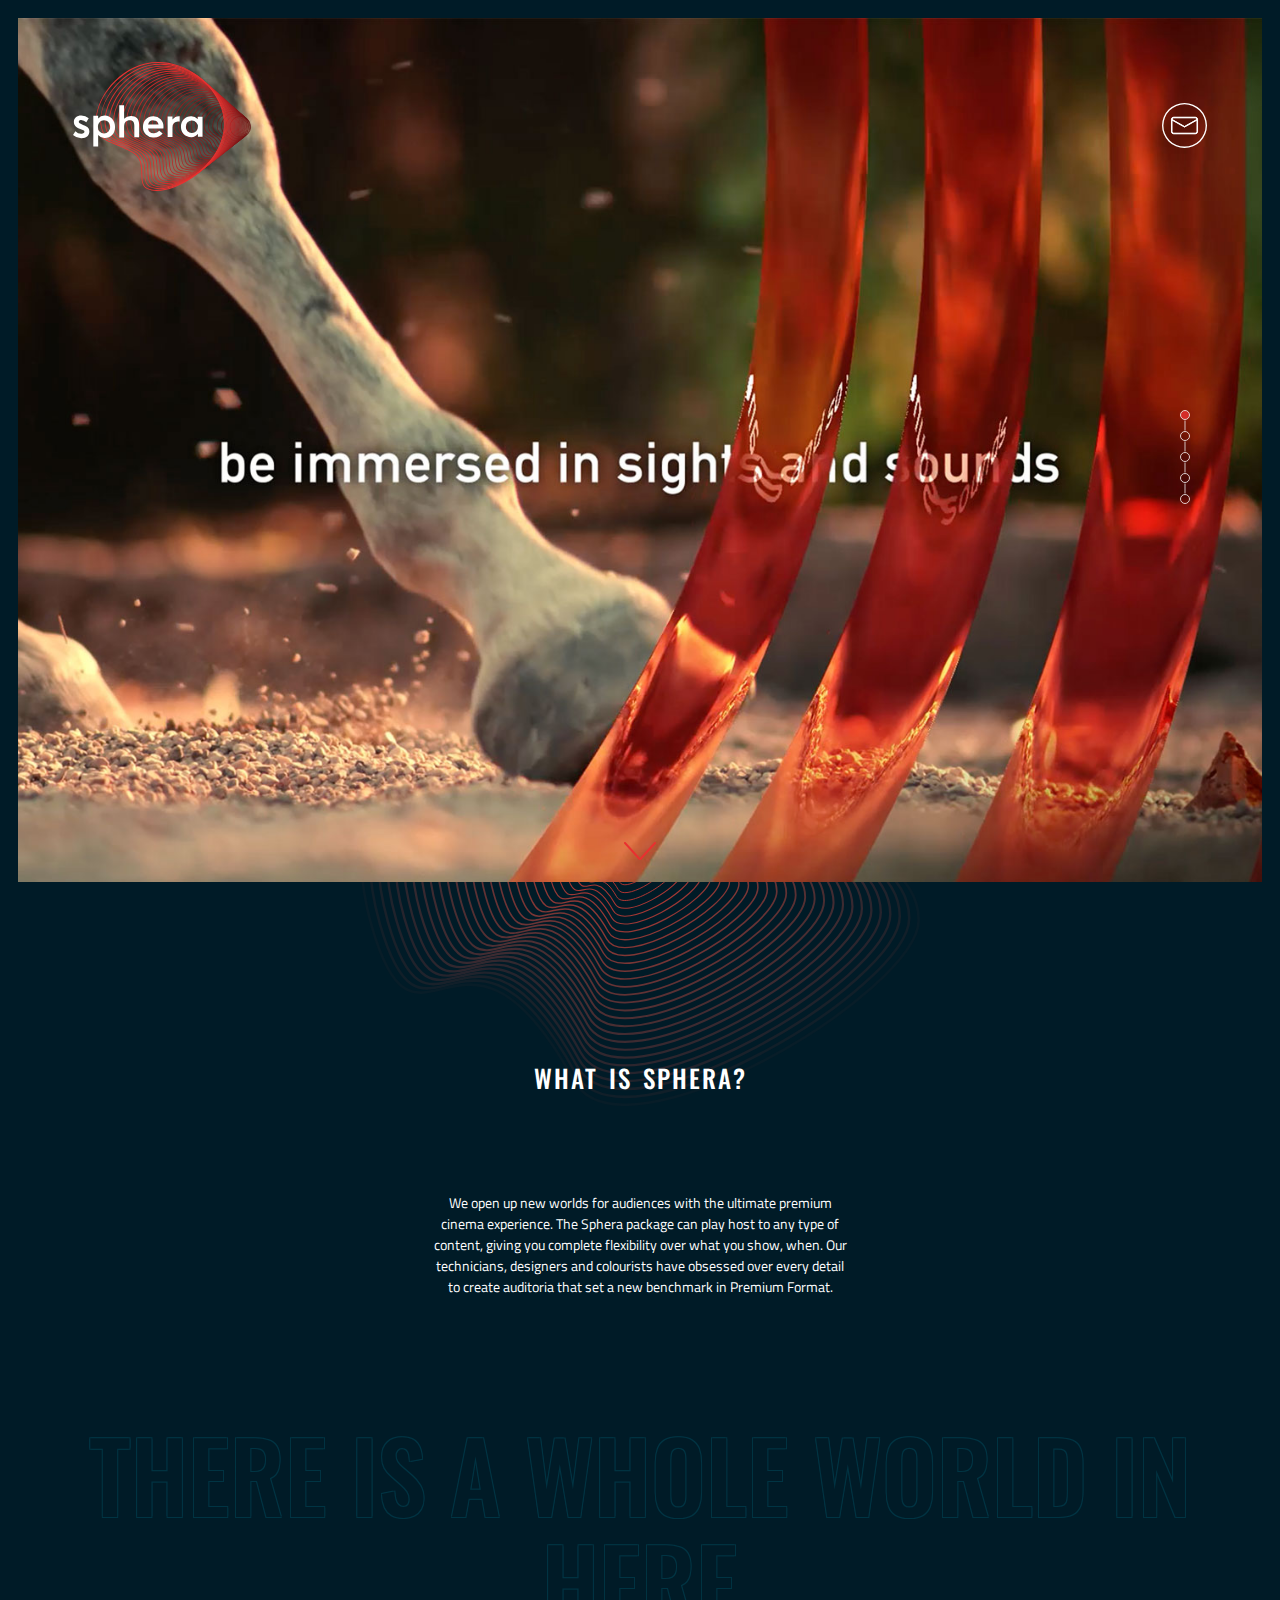
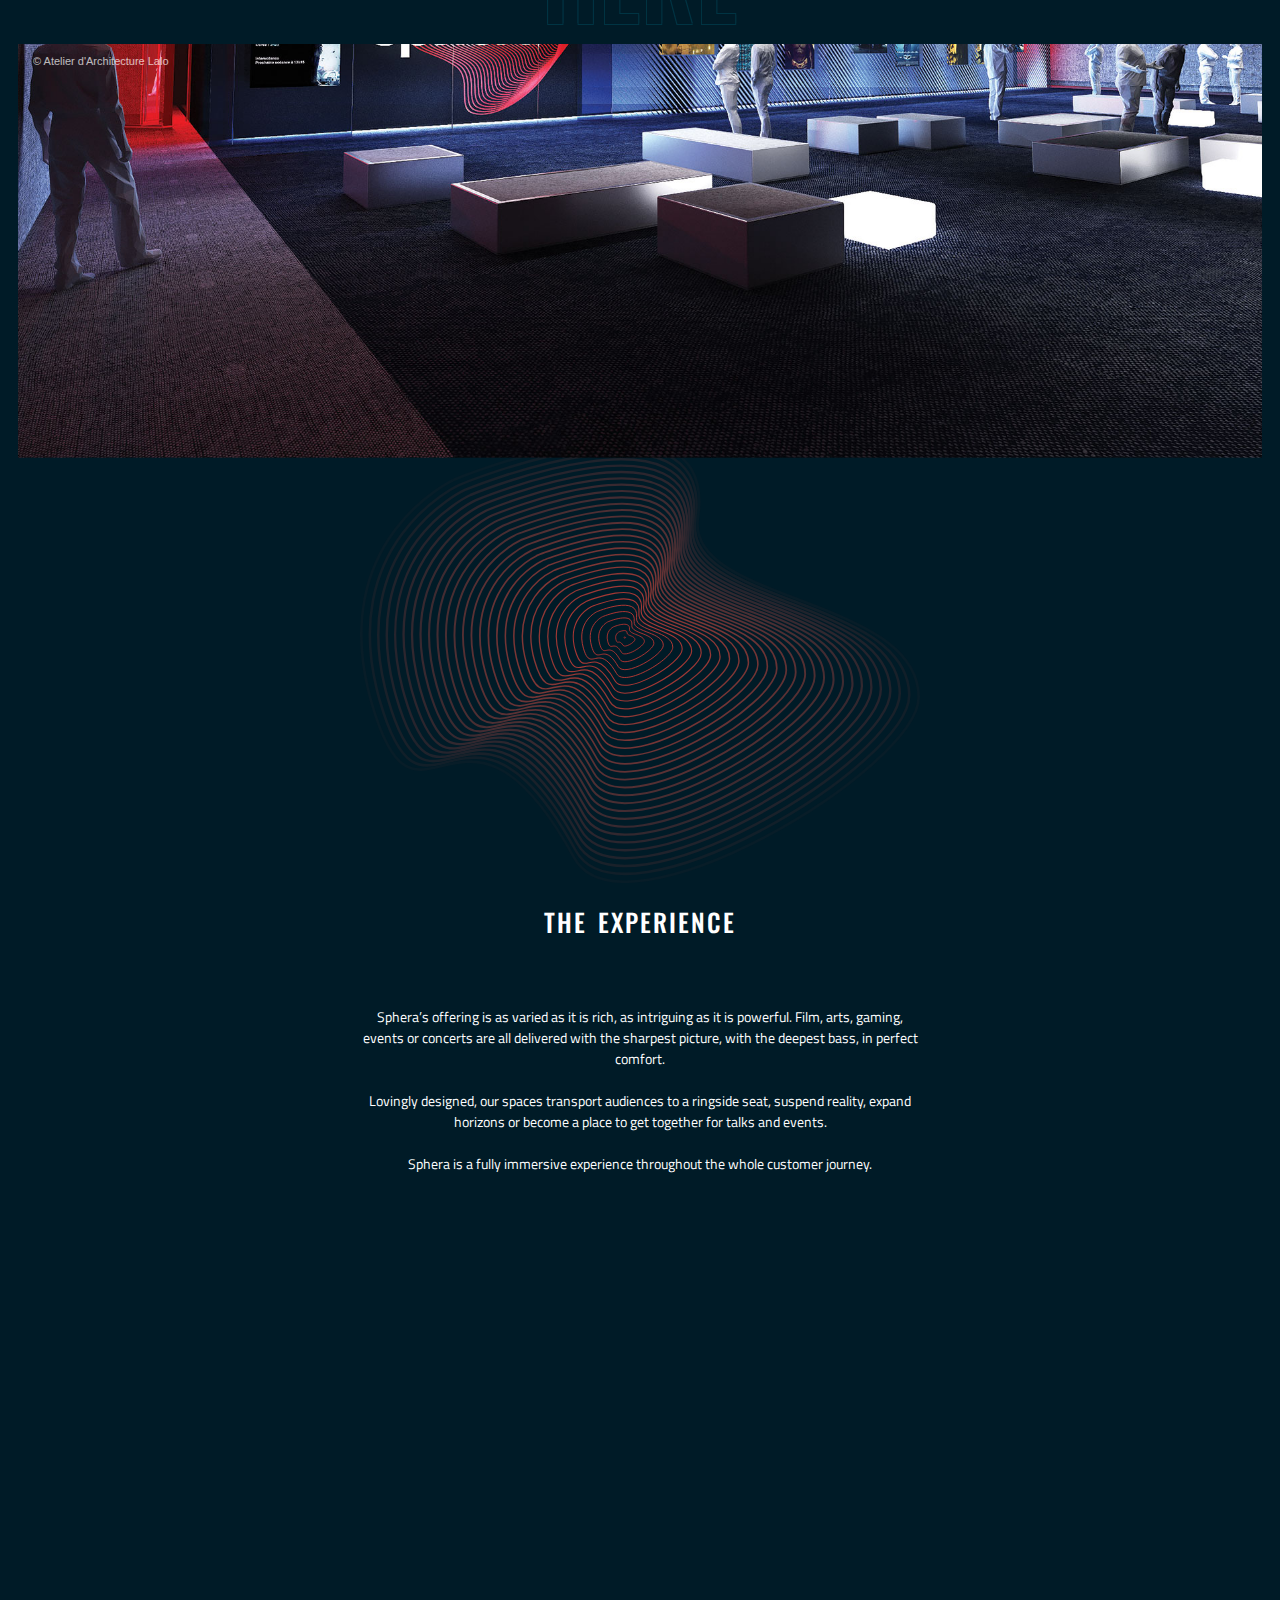
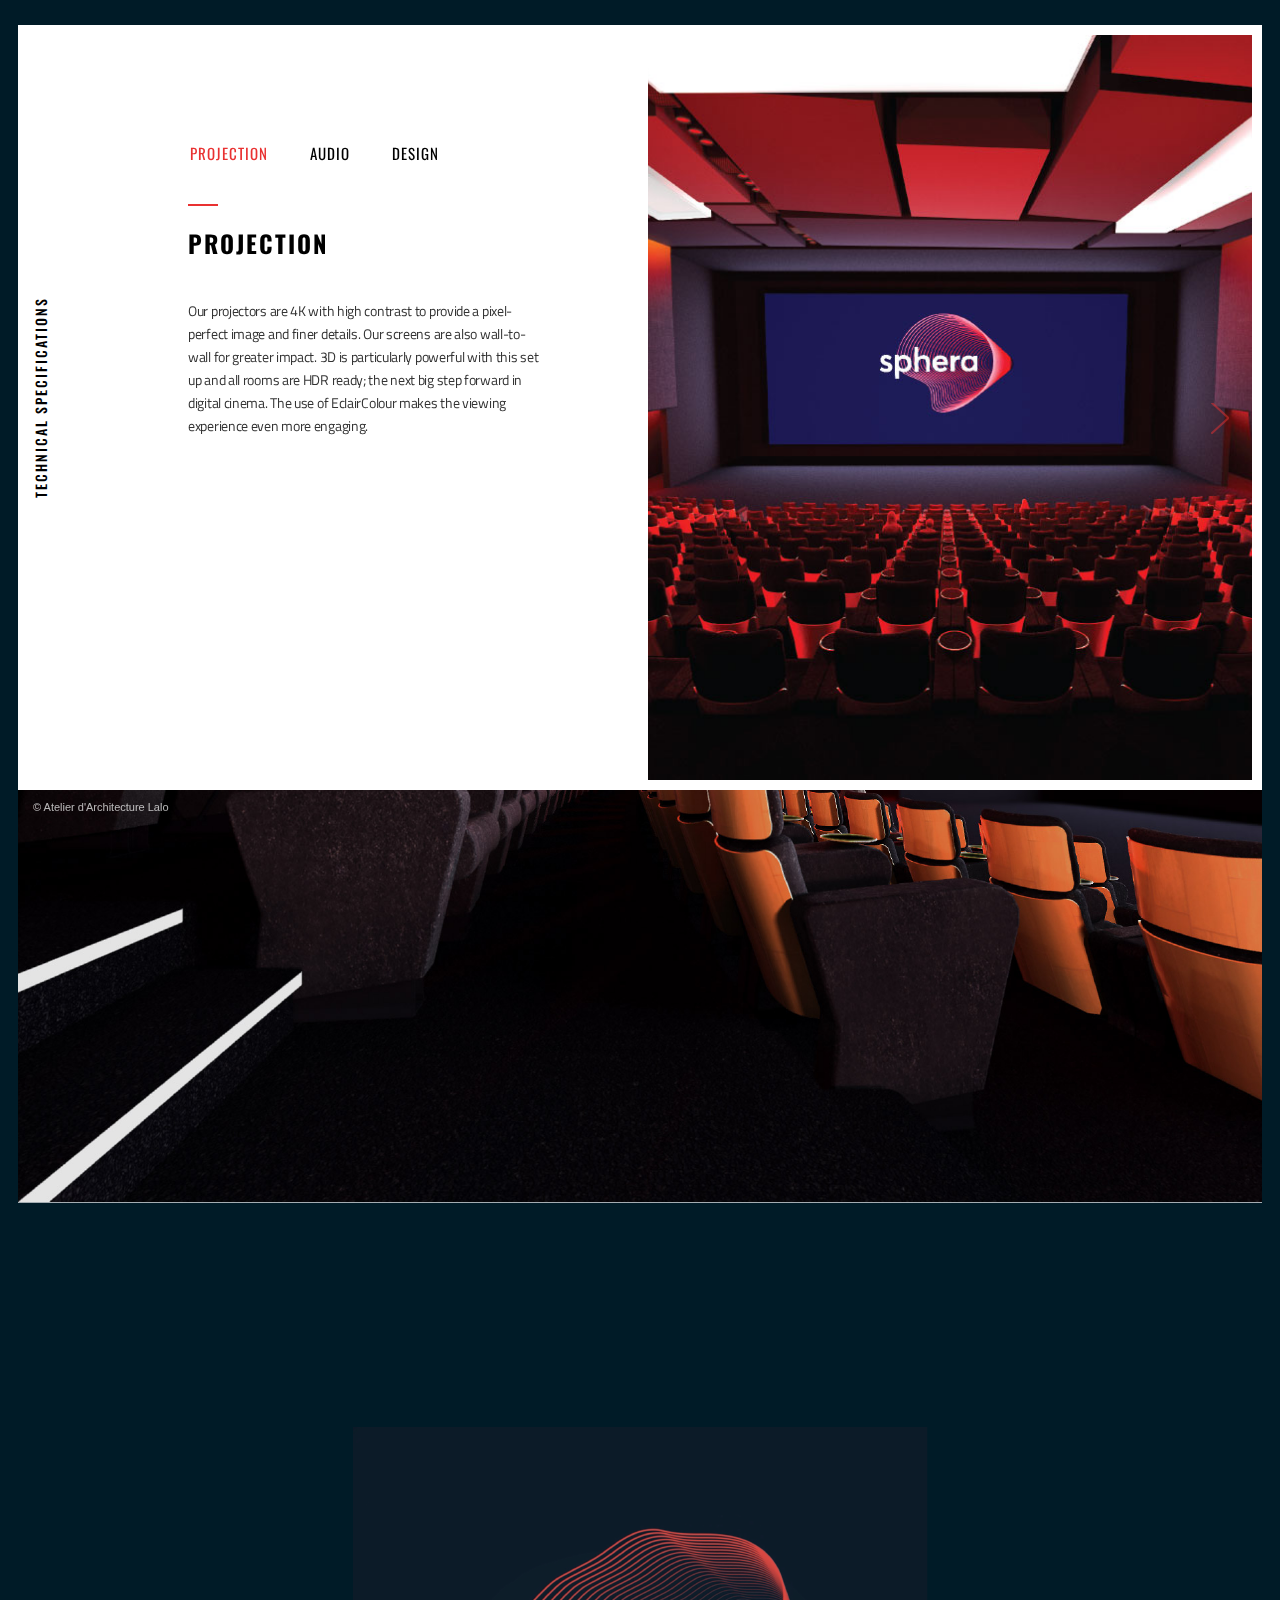
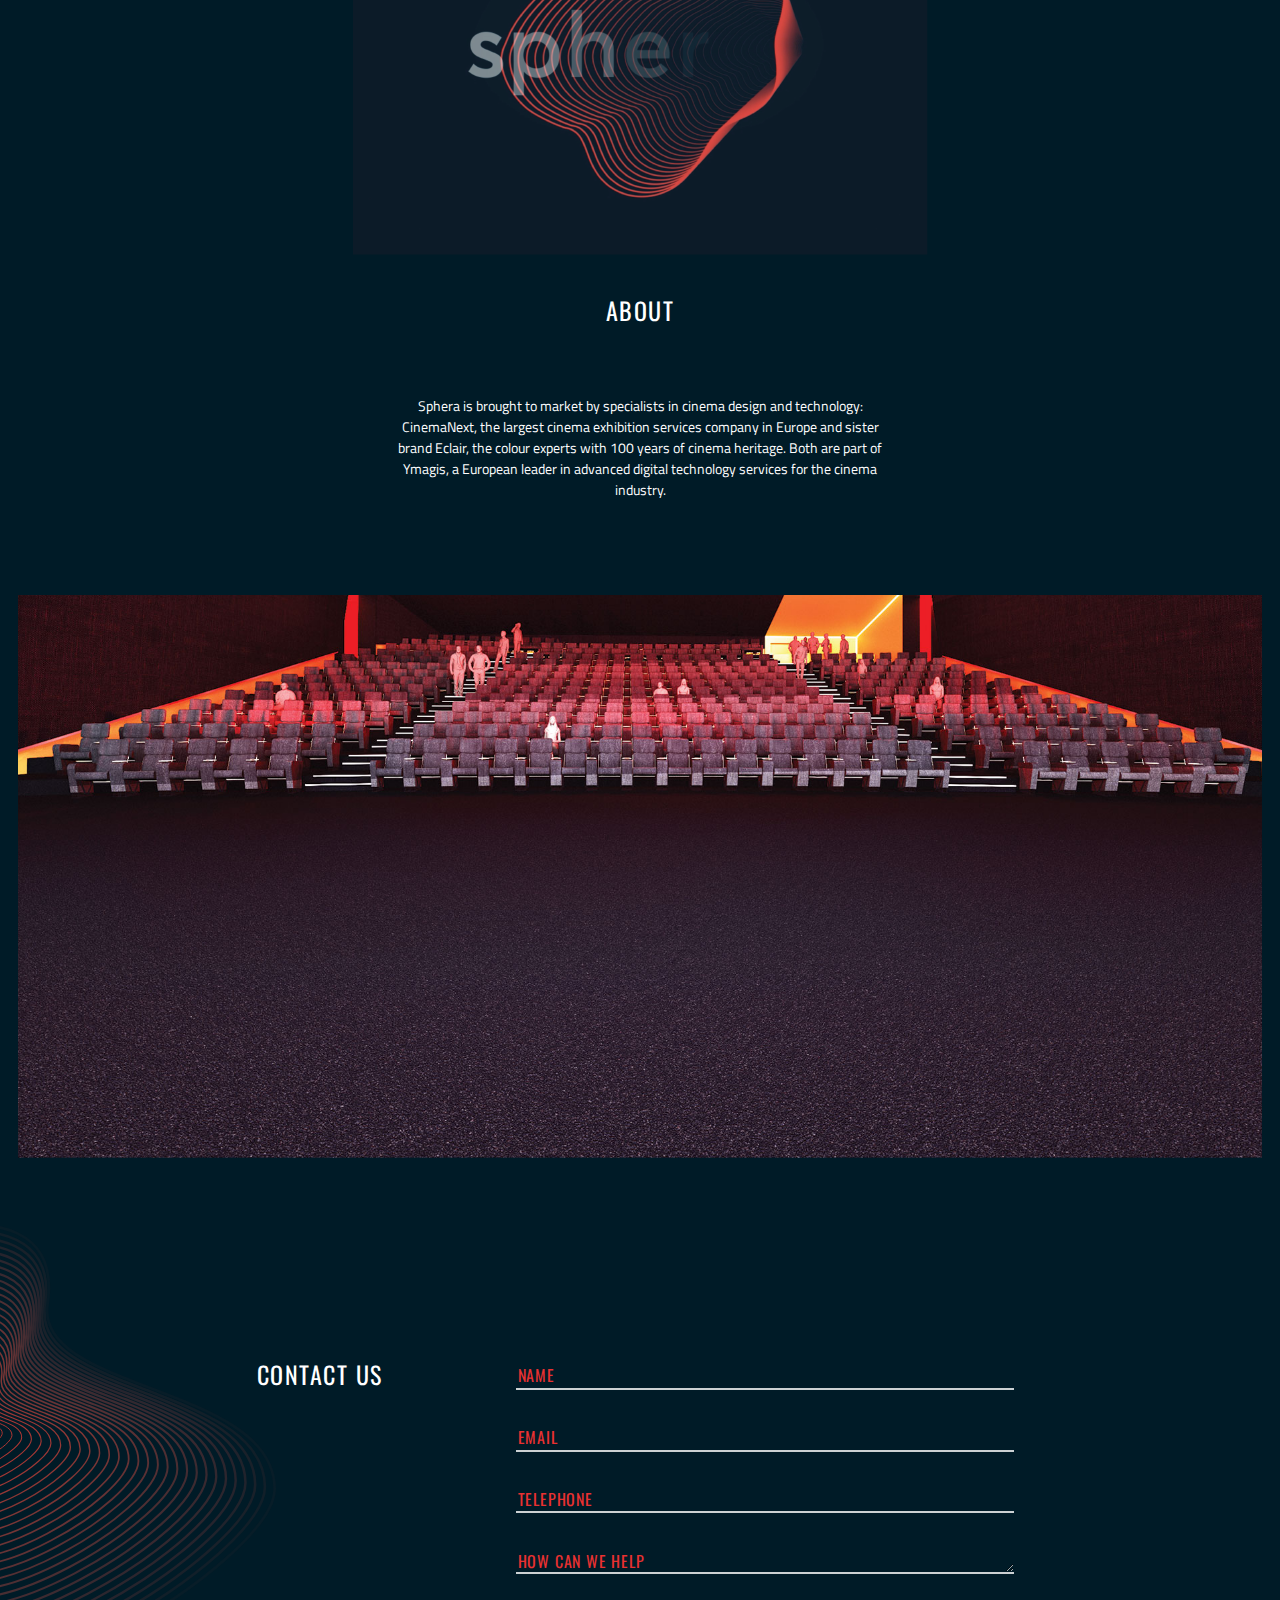
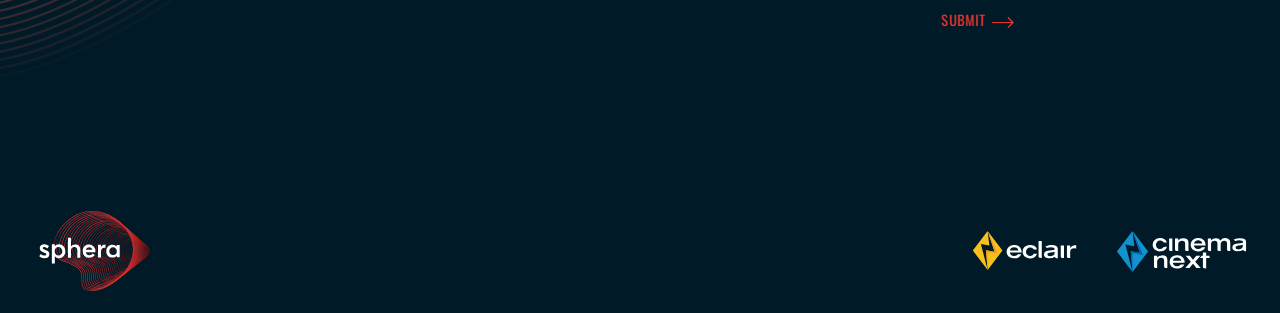
<file: index-new.html>
<!DOCTYPE html>
<html lang="en">
<head>
    <meta charset="UTF-8">
    <meta name="viewport" content="width=device-width, initial-scale=1, maximum-scale=1, user-scalable=0" />
    <title>Sphera | Home</title>
    <link href="https://fonts.googleapis.com/css?family=Oswald:400,700" rel="stylesheet">
    <link href="https://fonts.googleapis.com/css?family=Titillium+Web:300" rel="stylesheet">
    <link rel="stylesheet" href="css/vendors/bootstrap/bootstrap.min.css">
    <link rel="stylesheet" href="css/styles-new.css">
    <link rel="stylesheet" href="css/experiments-new.css">
</head>
<body>
    <section class="what-is">
        <a id="whatisScroll" class="scroll-anchors"></a>
        <div class="container">
            <div class="banner-div">
                <div class="banner-abs-pos">
                    <div class="banner-dv-holder">
                        <div class="banner-dv"></div>
                    </div>
                    <h2>There's a <br/>whole world <br/>in here</h2>
                </div>
                <header>
                    <div class="logo">
                        <svg id="spheraMainLogo" class="sphera-logo" xmlns="http://www.w3.org/2000/svg"
                             viewBox="0 0 133.33 96.47">
                            <defs>
                                <style>
                                    .cls-1{fill:#631011;}.cls-2{fill:#681312;}.cls-3{fill:#6c1211;}
                                    .cls-4{fill:#711211;}.cls-5{fill:#761414;}.cls-6{fill:#7a1516;}
                                    .cls-7{fill:#7f1717;}.cls-8{fill:#811718;}.cls-9{fill:#811818;}
                                    .cls-10{fill:#831919;}.cls-11{fill:#881b1b;}.cls-12{fill:#8c1c1c;}
                                    .cls-13{fill:#911c1d;}.cls-14{fill:#961e1e;}.cls-15{fill:#9a2020;}
                                    .cls-16{fill:#9f2021;}.cls-17{fill:#a32122;}.cls-18{fill:#a92123;}
                                    .cls-19{fill:#ad2324;}.cls-20{fill:#b12524;}.cls-21{fill:#b62725;}
                                    .cls-22{fill:#bb2827;}.cls-23{fill:#bf2928;}.cls-24{fill:#c42a29;}
                                    .cls-25{fill:#c82a2a;}.cls-26{fill:#ce2a2b;}.cls-27{fill:#d22b2b;}
                                    .cls-28{fill:#d62e2b;}.cls-29{fill:#db312d;}.cls-30{fill:#e0312e;}
                                    .cls-31{fill:#e33230;}.cls-32{fill:#e83332;}.cls-33{fill:#fff;}
                                </style>
                            </defs>
                            <title>sphera-svg-logo</title>
                            <path class="cls-1" d="M309.24,258.27a8,8,0,1,1,8-8A8,8,0,0,1,309.24,258.27Zm0-15.49a7.51,7.51,0,1,0,7.51,7.51A7.51,7.51,0,0,0,309.24,242.78Z" transform="translate(-183.9 -201.83)"/><path class="cls-2" d="M307.41,259.53H307c-2.26-.12-3.73-1.36-5.43-2.8l-0.11-.09a8.33,8.33,0,0,1-3.4-6.32,9.26,9.26,0,0,1,8.89-9.28h0a9.22,9.22,0,0,1,6.76,2.58,9.11,9.11,0,0,1,2.89,6.52A9.5,9.5,0,0,1,307.41,259.53Zm-0.46-18a8.77,8.77,0,0,0-8.43,8.78,7.88,7.88,0,0,0,3.23,6l0.11,0.09c1.63,1.38,3,2.57,5.14,2.68a8.59,8.59,0,0,0,6.34-2.51,8.75,8.75,0,0,0,2.75-6.38,8.63,8.63,0,0,0-2.74-6.18,8.76,8.76,0,0,0-6.41-2.44h0Z" transform="translate(-183.9 -201.83)"/><path class="cls-3" d="M305.49,260.8a7.6,7.6,0,0,1-.76,0c-1.86-.19-3-1.21-4.22-2.39-0.46-.43-0.93-0.87-1.47-1.3-2.47-2-4-3.79-4.2-6.74-0.29-5.25,4.29-10.19,9.8-10.57h0a10.67,10.67,0,0,1,7.85,2.8A10.63,10.63,0,0,1,305.49,260.8Zm-0.83-20.55c-5.25.36-9.62,5.06-9.34,10.05,0.15,2.78,1.59,4.45,4,6.39,0.55,0.44,1,.89,1.5,1.32,1.2,1.12,2.24,2.09,3.94,2.26a9.74,9.74,0,0,0,7.33-2.79,9.63,9.63,0,0,0,0-14.57,10.18,10.18,0,0,0-7.49-2.67h0Z" transform="translate(-183.9 -201.83)"/><path class="cls-4" d="M303.51,262.08a7.53,7.53,0,0,1-1-.07c-1.78-.25-2.77-1.35-3.81-2.51a14.61,14.61,0,0,0-2-2c-2.86-2.19-4.75-3.86-5-7.17-0.44-5.76,4.57-11.3,10.71-11.86h0a12,12,0,0,1,9,3,11.22,11.22,0,0,1-.1,17.33A12,12,0,0,1,303.51,262.08ZM302.37,239c-5.88.54-10.68,5.83-10.26,11.33,0.23,3.1,2,4.64,4.81,6.81a15.21,15.21,0,0,1,2.11,2.05c1,1.14,1.9,2.12,3.51,2.35,2.63,0.37,5.82-.8,8.32-3a10.73,10.73,0,0,0,.1-16.59,11.48,11.48,0,0,0-8.58-2.9h0Z" transform="translate(-183.9 -201.83)"/><path class="cls-5" d="M301.55,263.37a7.84,7.84,0,0,1-1.33-.11c-1.79-.31-2.68-1.49-3.62-2.74A11.51,11.51,0,0,0,294.2,258l-0.28-.21c-3.13-2.31-5.19-3.83-5.52-7.38-0.57-6.15,5-12.41,11.62-13.14h0a13.29,13.29,0,0,1,10.05,3.24,12.35,12.35,0,0,1-.16,19.38A13.27,13.27,0,0,1,301.55,263.37Zm-1.47-25.65c-6.4.7-11.73,6.71-11.18,12.6,0.31,3.32,2.19,4.72,5.32,7l0.28,0.21a12.08,12.08,0,0,1,2.5,2.66c0.91,1.22,1.7,2.27,3.3,2.55,2.84,0.49,6.4-.77,9.28-3.3a11.85,11.85,0,0,0,.17-18.63,12.78,12.78,0,0,0-9.67-3.12h0Z" transform="translate(-183.9 -201.83)"/><path class="cls-6" d="M299.52,264.65a7.9,7.9,0,0,1-1.56-.15c-1.84-.37-2.66-1.66-3.52-3a10.14,10.14,0,0,0-2.65-3.09l-1-.73c-3.13-2.22-5.19-3.68-5.58-7.28-0.71-6.64,5.26-13.52,12.53-14.43l0,0.25,0-.25a14.59,14.59,0,0,1,11.15,3.46,13.49,13.49,0,0,1-.24,21.45A14.8,14.8,0,0,1,299.52,264.65Zm-0.14-28.29a12.92,12.92,0,0,0-1.6.1c-7,.88-12.78,7.49-12.09,13.88,0.36,3.38,2.25,4.71,5.37,6.92l1,0.73a10.7,10.7,0,0,1,2.78,3.23c0.84,1.32,1.57,2.46,3.2,2.79,3,0.61,7-.78,10.23-3.53a13,13,0,0,0,.25-20.68A14.28,14.28,0,0,0,299.38,236.36Z" transform="translate(-183.9 -201.83)"/><path class="cls-7" d="M297.52,265.94a8.22,8.22,0,0,1-1.82-.19c-1.9-.43-2.67-1.83-3.48-3.32a9.49,9.49,0,0,0-2.86-3.59l-1.66-1.14c-3.19-2.16-5.29-3.59-5.74-7.29a13.47,13.47,0,0,1,3.36-10,16.21,16.21,0,0,1,10.08-5.74h0a15.89,15.89,0,0,1,12.24,3.68,15.46,15.46,0,0,1,5.75,11c0.21,4.53-2,9.09-6.08,12.51A16.14,16.14,0,0,1,297.52,265.94Zm-2-30.75c-7.5,1-13.82,8.4-13,15.15,0.42,3.47,2.34,4.77,5.52,6.93l1.67,1.15a10,10,0,0,1,3,3.76c0.78,1.44,1.46,2.68,3.14,3.06,3.2,0.73,7.59-.75,11.17-3.76,4-3.32,6.11-7.72,5.9-12.1a15,15,0,0,0-5.56-10.64,15.39,15.39,0,0,0-11.84-3.56h0Z" transform="translate(-183.9 -201.83)"/><path class="cls-8" d="M295.52,267.23a8.56,8.56,0,0,1-2.07-.24c-2-.49-2.7-2-3.46-3.63a9.18,9.18,0,0,0-3-4.08c-0.8-.55-1.53-1-2.25-1.49-3.28-2.13-5.45-3.54-6-7.36-1-7.5,6-15.77,14.36-17l0,0.25,0-.25a17.2,17.2,0,0,1,13.33,3.89,16.71,16.71,0,0,1,6.32,11.91c0.25,5-2.21,10-6.75,13.69C302.68,265.66,298.77,267.23,295.52,267.23Zm-0.1-33.47a15.16,15.16,0,0,0-2.23.16h0c-8.88,1.32-14.78,9.92-13.92,16.43,0.47,3.58,2.45,4.87,5.72,7,0.71,0.46,1.45.95,2.26,1.5a9.73,9.73,0,0,1,3.21,4.29c0.74,1.56,1.38,2.92,3.12,3.35,3.39,0.85,8.14-.72,12.11-4,4.42-3.63,6.81-8.47,6.57-13.27a16.2,16.2,0,0,0-6.13-11.54A17,17,0,0,0,295.42,233.76Z" transform="translate(-183.9 -201.83)"/><path class="cls-9" d="M293.52,268.53a8.91,8.91,0,0,1-2.31-.29c-2.06-.55-2.74-2.2-3.46-3.95a9.08,9.08,0,0,0-3.21-4.57c-1-.68-2-1.28-2.79-1.8-3.4-2.12-5.64-3.52-6.2-7.48-1-7.19,5.44-16.74,15.27-18.3h0a18.52,18.52,0,0,1,14.45,4.13,17.91,17.91,0,0,1,6.86,12.8c0.3,5.38-2.4,10.8-7.4,14.86C301.12,266.86,297,268.53,293.52,268.53Zm-2.62-35.87c-9.55,1.51-15.82,10.76-14.84,17.71,0.52,3.72,2.57,5,6,7.11,0.84,0.53,1.8,1.12,2.81,1.81a9.63,9.63,0,0,1,3.39,4.8c0.7,1.69,1.3,3.16,3.11,3.64,3.54,1,8.79-.74,13.06-4.21,4.87-4,7.5-9.21,7.21-14.43a17.4,17.4,0,0,0-6.67-12.42,18,18,0,0,0-14-4h0Z" transform="translate(-183.9 -201.83)"/><path class="cls-10" d="M291.44,269.81a9,9,0,0,1-2.48-.32c-2.14-.61-2.78-2.39-3.47-4.27s-1.34-3.69-3.36-5.05c-1.2-.81-2.33-1.48-3.32-2.08-3.53-2.12-5.86-3.52-6.47-7.62-0.58-3.89.83-8.31,3.88-12.15a20.27,20.27,0,0,1,12.3-7.44l0,0.26,0-.26a19.82,19.82,0,0,1,15.54,4.34,19.17,19.17,0,0,1,7.44,13.7c0.34,5.82-2.61,11.67-8.09,16.05C299.58,268,295.07,269.81,291.44,269.81ZM288.6,231.4a19.74,19.74,0,0,0-12,7.24c-2.92,3.67-4.33,8.05-3.78,11.74,0.58,3.86,2.7,5.14,6.22,7.25,1,0.6,2.13,1.28,3.34,2.09,2.16,1.45,2.9,3.5,3.56,5.31s1.24,3.41,3.12,3.95c3.72,1.07,9.34-.71,14-4.42,5.34-4.27,8.22-10,7.89-15.61a18.65,18.65,0,0,0-7.24-13.32,19.3,19.3,0,0,0-15.13-4.23h0Z" transform="translate(-183.9 -201.83)"/><path class="cls-11" d="M289.42,271.1a9.38,9.38,0,0,1-2.71-.37c-2.23-.67-2.84-2.58-3.49-4.6s-1.31-4.07-3.51-5.53c-1.4-.93-2.69-1.68-3.83-2.34-3.67-2.12-6.09-3.53-6.76-7.79-0.63-4,.88-8.83,4.06-12.87a21.62,21.62,0,0,1,13-8,21.13,21.13,0,0,1,16.63,4.56,20.43,20.43,0,0,1,8,14.61c0.37,6.26-2.83,12.55-8.78,17.25C298,269.24,293.24,271.1,289.42,271.1Zm-3.16-41.23,0,0.26c-8.76,1.51-18.14,10.89-16.66,20.26,0.63,4,2.84,5.29,6.5,7.41,1.15,0.66,2.45,1.42,3.86,2.35,2.35,1.57,3.08,3.82,3.72,5.81s1.18,3.66,3.14,4.25c3.91,1.18,9.89-.68,14.89-4.62,5.82-4.59,8.94-10.72,8.58-16.8a19.9,19.9,0,0,0-7.81-14.22,20.59,20.59,0,0,0-16.21-4.45Z" transform="translate(-183.9 -201.83)"/><path class="cls-12" d="M287.4,272.4a9.75,9.75,0,0,1-2.94-.42c-2.31-.73-2.9-2.77-3.51-4.93s-1.27-4.44-3.65-6c-1.59-1-3-1.86-4.33-2.58-3.81-2.14-6.33-3.55-7.06-8-1.37-8.33,6.36-20.07,18-22.16h0a22.43,22.43,0,0,1,17.72,4.77,21.69,21.69,0,0,1,8.58,15.51c0.41,6.7-3,13.42-9.48,18.44C296.4,270.45,291.4,272.4,287.4,272.4Zm0.09-43.84a19.69,19.69,0,0,0-3.47.31h0c-11.36,2-18.91,13.45-17.58,21.54,0.69,4.17,3,5.46,6.79,7.59,1.29,0.72,2.76,1.54,4.36,2.6,2.54,1.68,3.25,4.14,3.87,6.31s1.12,3.92,3.16,4.56c4.09,1.3,10.44-.64,15.8-4.82,6.29-4.91,9.67-11.47,9.27-18a21.16,21.16,0,0,0-8.38-15.12A22.47,22.47,0,0,0,287.48,228.56Z" transform="translate(-183.9 -201.83)"/><path class="cls-13" d="M285.37,273.69a10.11,10.11,0,0,1-3.17-.47c-2.4-.79-3-3-3.54-5.26s-1.23-4.81-3.79-6.48c-1.77-1.16-3.39-2-4.81-2.81-4-2.15-6.58-3.57-7.37-8.17-1.5-8.76,6.61-21.17,18.92-23.44h0a23.73,23.73,0,0,1,18.81,5,23,23,0,0,1,9.16,16.42c0.45,7.14-3.26,14.3-10.18,19.64C294.81,271.66,289.56,273.69,285.37,273.69Zm-3.66-46.09c-12,2.22-19.95,14.3-18.49,22.82,0.74,4.33,3.13,5.63,7.09,7.78,1.43,0.78,3.06,1.66,4.85,2.83,2.73,1.78,3.41,4.45,4,6.8s1.07,4.18,3.19,4.88c4.27,1.41,11-.61,16.7-5,6.77-5.23,10.41-12.22,10-19.18a22.42,22.42,0,0,0-9-16,23.19,23.19,0,0,0-18.38-4.88h0Z" transform="translate(-183.9 -201.83)"/><path class="cls-14" d="M283.35,275a10.48,10.48,0,0,1-3.39-.52c-2.5-.85-3-3.15-3.58-5.59s-1.19-5.18-3.92-7c-1.95-1.26-3.71-2.19-5.27-3-4.14-2.18-6.87-3.62-7.71-8.39-1.62-9.19,6.86-22.27,19.84-24.73l0.05,0.27-0.05-.27a25,25,0,0,1,19.9,5.2c5.78,4.49,9.33,10.81,9.73,17.32,0.49,7.59-3.48,15.19-10.88,20.85C293.21,272.87,287.72,275,283.35,275Zm-3.93-48.65a25.13,25.13,0,0,0-14.92,9.48c-3.6,4.69-5.27,10.15-4.48,14.61s3.29,5.82,7.43,8c1.57,0.82,3.34,1.76,5.31,3,2.92,1.9,3.57,4.76,4.15,7.29s1,4.44,3.23,5.2c4.45,1.52,11.52-.57,17.6-5.22,7.26-5.55,11.15-13,10.67-20.38-0.39-6.36-3.86-12.53-9.52-16.93a24.49,24.49,0,0,0-19.46-5.09h0Z" transform="translate(-183.9 -201.83)"/><path class="cls-15" d="M281.32,276.28a10.86,10.86,0,0,1-3.61-.56c-2.59-.91-3.09-3.35-3.62-5.92s-1.14-5.55-4-7.43a65.36,65.36,0,0,0-5.75-3.22c-4.29-2.2-7.13-3.66-8-8.6s0.91-10.7,4.76-15.76a27,27,0,0,1,16-10.25l0.05,0.27-0.05-.27a26.33,26.33,0,0,1,21,5.41c6.12,4.73,9.87,11.37,10.31,18.23,0.52,7.91-3.81,16.16-11.59,22.05C291.62,274.08,285.88,276.28,281.32,276.28Zm-4.2-51.21a26.47,26.47,0,0,0-15.66,10c-3.77,4.94-5.51,10.68-4.66,15.33s3.44,6,7.74,8.21a65.9,65.9,0,0,1,5.79,3.25c3.1,2,3.73,5.07,4.29,7.78,0.52,2.52,1,4.7,3.26,5.51,4.63,1.64,12.06-.54,18.5-5.42,7.63-5.78,11.88-13.85,11.37-21.58-0.42-6.7-4.1-13.2-10.1-17.83a25.78,25.78,0,0,0-20.54-5.31h0Z" transform="translate(-183.9 -201.83)"/><path class="cls-16" d="M279.29,277.57a11.24,11.24,0,0,1-3.83-.61c-2.68-1-3.15-3.54-3.66-6.26s-1.09-5.92-4.18-7.9a65.29,65.29,0,0,0-6.22-3.43c-4.45-2.23-7.4-3.7-8.35-8.82S254,239.4,258,234.07a28.38,28.38,0,0,1,16.73-10.81,27.64,27.64,0,0,1,22.07,5.62c6.45,5,10.42,11.93,10.88,19.13,0.56,8.35-4,17-12.3,23.26C290,275.3,284,277.57,279.29,277.57Zm-4.52-54,0.05,0.27a27.82,27.82,0,0,0-16.39,10.6c-3.93,5.2-5.74,11.2-4.84,16.05s3.6,6.19,8.05,8.42a65.71,65.71,0,0,1,6.27,3.46c3.29,2.11,3.89,5.38,4.42,8.27,0.49,2.67.92,5,3.3,5.83,4.81,1.75,12.6-.51,19.39-5.61,8.11-6.1,12.63-14.61,12.08-22.78-0.46-7-4.34-13.87-10.67-18.73a27.08,27.08,0,0,0-21.62-5.52Z" transform="translate(-183.9 -201.83)"/><path class="cls-17" d="M277.26,278.87a11.61,11.61,0,0,1-4.05-.66c-2.77-1-3.22-3.73-3.69-6.59s-1-6.3-4.3-8.37a65.36,65.36,0,0,0-6.69-3.63c-4.62-2.25-7.67-3.74-8.68-9s0.92-11.63,5.12-17.21A29.73,29.73,0,0,1,272.42,222l0.06,0.27-0.06-.27a28.94,28.94,0,0,1,23.16,5.84c6.79,5.19,11,12.49,11.46,20,0.6,8.8-4.27,17.94-13,24.46C288.42,276.51,282.19,278.87,277.26,278.87ZM277.55,222a25.35,25.35,0,0,0-5,.5c-11.91,2.4-24.47,15.76-22.14,27.93,1,5,3.75,6.38,8.37,8.64a65.87,65.87,0,0,1,6.75,3.66c3.47,2.21,4,5.69,4.56,8.76,0.47,2.81.87,5.23,3.34,6.16,5,1.86,13.14-.47,20.28-5.8,8.59-6.41,13.38-15.37,12.79-24-0.49-7.38-4.58-14.54-11.24-19.63A29.3,29.3,0,0,0,277.55,222Z" transform="translate(-183.9 -201.83)"/><path class="cls-18" d="M275.23,280.16a12,12,0,0,1-4.27-.71c-2.87-1.09-3.29-3.93-3.74-6.92s-1-6.67-4.43-8.85a65.78,65.78,0,0,0-7.16-3.83c-4.78-2.28-7.94-3.79-9-9.26-2.12-10.87,8.31-26.78,23.5-29.87h0c8.14-1.69,17,.51,24.21,6s11.54,13.08,12.07,21c0.63,9.24-4.5,18.83-13.73,25.67C286.82,277.72,280.34,280.16,275.23,280.16Zm0.36-59.43a26.38,26.38,0,0,0-5.35.54h0c-14.89,3-25.13,18.59-23.05,29.21,1,5.19,3.91,6.57,8.7,8.86a66.25,66.25,0,0,1,7.22,3.86c3.66,2.32,4.2,6,4.69,9.24,0.44,3,.82,5.5,3.38,6.48,5.16,2,13.67-.44,21.17-6,9.08-6.72,14.12-16.14,13.5-25.18-0.51-7.63-4.94-15.32-11.85-20.57A30.6,30.6,0,0,0,275.59,220.73Z" transform="translate(-183.9 -201.83)"/><path class="cls-19" d="M273.2,281.46a12.37,12.37,0,0,1-4.49-.76c-3-1.15-3.36-4.12-3.78-7.26-0.44-3.3-.94-7-4.56-9.32a66.28,66.28,0,0,0-7.62-4c-4.95-2.31-8.22-3.84-9.34-9.49-2.25-11.29,8.58-27.89,24.41-31.16,8.49-1.78,17.71.49,25.29,6.23,7.37,5.58,12.09,13.76,12.65,21.89,0.67,9.68-4.73,19.73-14.45,26.88C285.22,278.93,278.5,281.46,273.2,281.46Zm0.4-62a27.52,27.52,0,0,0-5.66.58h0c-15.53,3.21-26.16,19.45-24,30.49,1.07,5.37,4.06,6.77,9,9.09a66.75,66.75,0,0,1,7.69,4.06c3.84,2.42,4.36,6.3,4.82,9.73,0.41,3.1.77,5.77,3.42,6.8,5.34,2.08,14.21-.4,22.06-6.18,9.56-7,14.88-16.9,14.22-26.38-0.54-8-5.18-16-12.42-21.47A32,32,0,0,0,273.6,219.43Z" transform="translate(-183.9 -201.83)"/><path class="cls-20" d="M271.17,282.75a12.76,12.76,0,0,1-4.7-.81c-3.06-1.21-3.43-4.31-3.82-7.59-0.42-3.47-.89-7.41-4.68-9.79a67,67,0,0,0-8.09-4.22c-5.11-2.35-8.49-3.89-9.67-9.72-2.37-11.72,8.85-29,25.32-32.44,8.84-1.88,18.46.47,26.38,6.44,7.7,5.8,12.64,14.32,13.22,22.79,0.71,10.12-5,20.62-15.17,28.09C283.62,280.15,276.65,282.75,271.17,282.75Zm0.44-64.63a28.65,28.65,0,0,0-6,.62h0c-16.18,3.39-27.2,20.3-24.88,31.77,1.12,5.54,4.22,7,9.35,9.31a67.4,67.4,0,0,1,8.15,4.25c4,2.53,4.51,6.61,4.95,10.21,0.39,3.24.73,6,3.46,7.13,5.52,2.19,14.74-.37,22.94-6.37,10-7.35,15.63-17.66,14.93-27.59-0.57-8.3-5.43-16.66-13-22.37A33.34,33.34,0,0,0,271.61,218.12Z" transform="translate(-183.9 -201.83)"/><path class="cls-21" d="M269.14,284.05a13.14,13.14,0,0,1-4.92-.86c-3.15-1.27-3.5-4.5-3.87-7.93-0.39-3.65-.84-7.78-4.81-10.26a67.73,67.73,0,0,0-8.55-4.4c-5.28-2.38-8.77-3.95-10-10-2.5-12.14,9.12-30.09,26.24-33.73h0c9.2-2,19.21.45,27.47,6.66,8,6,13.18,14.89,13.8,23.69,0.75,10.57-5.19,21.52-15.89,29.3C282,281.36,274.8,284,269.14,284.05Zm0.48-67.23a29.78,29.78,0,0,0-6.27.66h0a34.46,34.46,0,0,0-20.07,13.39c-4.78,6.48-6.92,13.83-5.72,19.65s4.38,7.16,9.68,9.55a68.19,68.19,0,0,1,8.62,4.44c4.21,2.63,4.67,6.91,5.08,10.69,0.37,3.38.68,6.31,3.51,7.45,5.7,2.3,15.27-.33,23.83-6.56,10.54-7.66,16.39-18.43,15.65-28.79-0.6-8.64-5.67-17.34-13.57-23.27A34.71,34.71,0,0,0,269.62,216.82Z" transform="translate(-183.9 -201.83)"/><path class="cls-22" d="M267.09,285.34a13.56,13.56,0,0,1-5.13-.9c-3.24-1.34-3.57-4.7-3.91-8.26-0.37-3.82-.79-8.15-4.93-10.73a68.57,68.57,0,0,0-9-4.59c-5.45-2.41-9.05-4-10.35-10.2-2.62-12.57,9.39-31.2,27.15-35,9.55-2.08,20,.43,28.56,6.87,8.35,6.26,13.73,15.46,14.37,24.6,0.79,11-5.41,22.39-16.56,30.47C280.44,282.55,273,285.34,267.09,285.34Zm0.54-69.83a30.92,30.92,0,0,0-6.58.7h0a35.81,35.81,0,0,0-20.8,14c-5,6.74-7.16,14.35-5.9,20.37s4.72,7.44,10,9.78a69.06,69.06,0,0,1,9.08,4.63c4.39,2.73,4.82,7.22,5.2,11.17,0.34,3.53.64,6.57,3.55,7.78,5.89,2.41,15.84-.32,24.75-6.78,11-8,17.1-19.17,16.32-30-0.63-9-5.92-18-14.14-24.17A36.08,36.08,0,0,0,267.63,215.51Z" transform="translate(-183.9 -201.83)"/><path class="cls-23" d="M265.06,286.64a14,14,0,0,1-5.34-1c-3.34-1.4-3.64-4.9-4-8.6-0.34-4-.73-8.52-5.05-11.2a69.48,69.48,0,0,0-9.46-4.78c-5.62-2.45-9.34-4.06-10.68-10.43s1-14.43,6.18-21.56a37.76,37.76,0,0,1,21.89-14.74h0c9.9-2.18,20.71.41,29.65,7.09,8.68,6.49,14.27,16,14.95,25.5,0.83,11.44-5.64,23.29-17.29,31.69C278.83,283.77,271.11,286.64,265.06,286.64Zm0.58-72.43a32.07,32.07,0,0,0-6.88.74h0a37.16,37.16,0,0,0-21.54,14.51c-5.12,7-7.39,14.88-6.08,21.09s4.89,7.64,10.34,10a70,70,0,0,1,9.54,4.82c4.57,2.84,5,7.52,5.33,11.65,0.32,3.67.59,6.85,3.6,8.1,6.06,2.52,16.37-.28,25.63-7,11.49-8.28,17.86-19.93,17-31.17-0.66-9.31-6.16-18.68-14.71-25.07A37.45,37.45,0,0,0,265.64,214.21Z" transform="translate(-183.9 -201.83)"/><path class="cls-24" d="M263,287.93a14.32,14.32,0,0,1-5.56-1c-3.43-1.46-3.71-5.09-4-8.93-0.32-4.17-.68-8.89-5.17-11.67a70.5,70.5,0,0,0-9.92-5c-5.79-2.48-9.62-4.12-11-10.68s1-14.9,6.36-22.28c5.7-7.82,14-13.4,22.63-15.3,10.25-2.27,21.46.39,30.73,7.3,9,6.72,14.81,16.59,15.52,26.41,0.86,11.89-5.87,24.19-18,32.91C277.22,285,269.26,287.93,263,287.93Zm0.62-75a33.21,33.21,0,0,0-7.19.78h0c-8.54,1.88-16.65,7.37-22.27,15.07-5.29,7.25-7.63,15.4-6.25,21.81,1.34,6.25,5.05,7.84,10.68,10.25a71,71,0,0,1,10,5c4.75,2.94,5.13,7.82,5.46,12.13,0.29,3.82.55,7.12,3.64,8.43,6.24,2.63,16.89-.25,26.51-7.15,12-8.6,18.62-20.7,17.77-32.38-0.69-9.65-6.41-19.36-15.28-26A38.83,38.83,0,0,0,263.65,212.91Z" transform="translate(-183.9 -201.83)"/><path class="cls-25" d="M261,289.23a14.71,14.71,0,0,1-5.77-1c-3.53-1.51-3.78-5.28-4.05-9.27-0.29-4.34-.63-9.26-5.3-12.14a71.53,71.53,0,0,0-10.38-5.14c-6-2.52-9.9-4.18-11.36-10.92s1-15.36,6.53-23c5.89-8.09,14.4-13.88,23.36-15.87,10.61-2.37,22.21.37,31.82,7.52,9.34,6.94,15.36,17.15,16.09,27.31,0.9,12.33-6.11,25.09-18.75,34.12C275.61,286.2,267.41,289.23,261,289.23Zm0.66-77.63a34.35,34.35,0,0,0-7.5.82h0c-8.82,2-17.21,7.65-23,15.63-5.46,7.51-7.86,15.93-6.43,22.53,1.39,6.43,5.22,8,11,10.49a72.06,72.06,0,0,1,10.46,5.18c4.93,3,5.28,8.13,5.58,12.62,0.27,4,.5,7.39,3.69,8.76,6.41,2.74,17.42-.21,27.39-7.33,12.47-8.91,19.39-21.47,18.5-33.59-0.72-10-6.65-20-15.85-26.87A40.2,40.2,0,0,0,261.66,211.6Z" transform="translate(-183.9 -201.83)"/><path class="cls-26" d="M259,290.52a15.1,15.1,0,0,1-6-1.1c-3.62-1.57-3.85-5.48-4.1-9.61-0.27-4.52-.57-9.64-5.42-12.61a72.76,72.76,0,0,0-10.83-5.32c-6.13-2.55-10.18-4.24-11.71-11.16s1-15.84,6.72-23.73c6.07-8.37,14.85-14.36,24.09-16.43h0c11-2.47,23,.35,32.91,7.73,9.67,7.17,15.9,17.72,16.67,28.22,0.94,12.78-6.34,26-19.48,35.34C274,287.42,265.56,290.52,259,290.52Zm0.71-80.23a35.5,35.5,0,0,0-7.8.86h0c-9.1,2-17.75,7.94-23.73,16.19-5.62,7.76-8.1,16.45-6.62,23.25,1.46,6.61,5.4,8.25,11.35,10.73a73.28,73.28,0,0,1,10.91,5.36c5.11,3.14,5.43,8.43,5.71,13.1,0.24,4.11.46,7.66,3.74,9.08,6.59,2.85,17.94-.17,28.26-7.51,13-9.22,20.15-22.23,19.23-34.8-0.75-10.32-6.9-20.7-16.43-27.77A41.57,41.57,0,0,0,259.66,210.3Z" transform="translate(-183.9 -201.83)"/><path class="cls-27" d="M256.92,291.82a15.48,15.48,0,0,1-6.2-1.15c-3.72-1.63-3.93-5.67-4.15-9.94-0.24-4.69-.52-10-5.54-13.09a73.88,73.88,0,0,0-11.28-5.5c-6.3-2.59-10.47-4.3-12.05-11.41s1-16.3,6.9-24.46c6.25-8.65,15.3-14.84,24.83-17,11.31-2.57,23.7.33,34,7.95,10,7.4,16.45,18.29,17.24,29.12,1,13.23-6.57,26.89-20.21,36.56C272.39,288.63,263.7,291.82,256.92,291.82ZM257.67,209a36.63,36.63,0,0,0-8.11.9h0c-9.39,2.12-18.31,8.22-24.47,16.75-5.79,8-8.33,17-6.79,24,1.51,6.79,5.56,8.45,11.69,11a74.4,74.4,0,0,1,11.37,5.54c5.3,3.25,5.58,8.73,5.83,13.58,0.22,4.26.41,7.93,3.78,9.41,6.66,2.91,18.64-.26,29.13-7.69,13.46-9.54,20.92-23,20-36-0.79-10.66-7.14-21.38-17-28.67A43,43,0,0,0,257.67,209Z" transform="translate(-183.9 -201.83)"/><path class="cls-28" d="M254.89,293.12a15.87,15.87,0,0,1-6.41-1.2c-3.81-1.69-4-5.86-4.2-10.28-0.22-4.86-.46-10.38-5.66-13.56a75.05,75.05,0,0,0-11.74-5.68c-6.48-2.63-10.76-4.36-12.4-11.65s1-16.77,7.07-25.18c6.43-8.92,15.75-15.32,25.57-17.55h0c11.67-2.66,24.45.31,35.08,8.16,10.33,7.63,17,18.85,17.82,30,1,13.68-6.81,27.8-20.94,37.77C270.78,289.85,261.85,293.12,254.89,293.12Zm0.79-85.43a37.77,37.77,0,0,0-8.41.94h0c-9.67,2.2-18.86,8.51-25.21,17.31-6,8.27-8.57,17.5-7,24.68,1.57,7,5.73,8.66,12,11.21a75.56,75.56,0,0,1,11.83,5.72c5.48,3.35,5.73,9,6,14.06,0.2,4.4.37,8.2,3.83,9.74,6.83,3,19.17-.22,30-7.87,14-9.85,21.69-23.76,20.68-37.22-0.82-11-7.38-22.05-17.57-29.57A44.32,44.32,0,0,0,255.68,207.69Z" transform="translate(-183.9 -201.83)"/><path class="cls-29" d="M252.85,294.41a16.25,16.25,0,0,1-6.62-1.25c-3.91-1.75-4.07-6.05-4.25-10.61-0.19-5-.41-10.75-5.78-14A76.23,76.23,0,0,0,224,262.67c-6.65-2.67-11-4.43-12.74-11.9s1-17.23,7.25-25.9c6.61-9.2,16.2-15.8,26.31-18.12h0c12-2.76,25.2.29,36.17,8.38,10.66,7.86,17.53,19.42,18.39,30.93,1.06,14.13-7,28.7-21.67,39C269.17,291.06,260,294.41,252.85,294.41Zm0.84-88a38.91,38.91,0,0,0-8.72,1h0c-10,2.28-19.41,8.8-25.94,17.87-6.13,8.53-8.8,18-7.15,25.4,1.62,7.15,5.89,8.87,12.36,11.46a76.75,76.75,0,0,1,12.28,5.9c5.66,3.45,5.88,9.34,6.08,14.53,0.17,4.55.32,8.48,3.88,10.07,7,3.12,19.7-.19,30.88-8.05,14.45-10.16,22.45-24.53,21.41-38.44-0.85-11.33-7.63-22.72-18.14-30.47A45.69,45.69,0,0,0,253.69,206.38Z" transform="translate(-183.9 -201.83)"/><path class="cls-30" d="M250.82,295.71a16.65,16.65,0,0,1-6.84-1.3c-4-1.81-4.15-6.25-4.3-10.95-0.17-5.21-.35-11.12-5.9-14.5a77.44,77.44,0,0,0-12.64-6c-6.83-2.7-11.33-4.49-13.08-12.15s1-17.7,7.42-26.62c6.8-9.47,16.66-16.28,27-18.68h0c12.37-2.86,26,.27,37.26,8.59,11,8.08,18.08,20,19,31.83,1.1,14.57-7.28,29.61-22.41,40.21C267.56,292.28,258.15,295.71,250.82,295.71Zm0.88-90.63a40,40,0,0,0-9,1h0c-10.24,2.36-20,9.08-26.68,18.43-6.3,8.78-9,18.55-7.32,26.12,1.67,7.33,6.06,9.07,12.7,11.7a78,78,0,0,1,12.74,6.08c5.84,3.55,6,9.64,6.2,15,0.15,4.69.28,8.75,3.93,10.4,7.17,3.23,20.22-.16,31.75-8.23,14.95-10.48,23.22-25.3,22.14-39.65-0.88-11.67-7.87-23.4-18.71-31.37A47.07,47.07,0,0,0,251.7,205.08Z" transform="translate(-183.9 -201.83)"/><path class="cls-31" d="M248.78,297a17,17,0,0,1-7-1.35c-4.1-1.87-4.22-6.44-4.35-11.28-0.14-5.39-.3-11.49-6-15a78.67,78.67,0,0,0-13.1-6.21c-7-2.74-11.62-4.55-13.42-12.4s1-18.16,7.6-27.35c7-9.75,17.11-16.76,27.79-19.24,12.72-3,26.7.25,38.34,8.81,11.32,8.31,18.62,20.55,19.54,32.74,1.14,15-7.51,30.51-23.14,41.43C265.95,293.5,256.3,297,248.78,297Zm0.92-93.23a41.19,41.19,0,0,0-9.33,1.06h0c-19,4.41-39.25,26.87-34.91,45.83,1.73,7.52,6.23,9.28,13,11.95a80.3,80.3,0,0,1,13.2,6.26c6,3.65,6.18,9.94,6.32,15.49,0.12,4.84.23,9,4,10.72,7.34,3.34,20.75-.12,32.62-8.41,15.44-10.79,24-26.06,22.87-40.86-0.91-12-8.12-24.07-19.29-32.27A48.44,48.44,0,0,0,249.71,203.77Z" transform="translate(-183.9 -201.83)"/><path class="cls-32" d="M246.75,298.3a17.41,17.41,0,0,1-7.26-1.4c-4.2-1.93-4.29-6.63-4.4-11.62-0.11-5.56-.24-11.86-6.14-15.44a79.93,79.93,0,0,0-13.55-6.38c-7.17-2.78-11.91-4.62-13.77-12.64s1-18.63,7.78-28.07c7.16-10,17.56-17.24,28.52-19.8,13.08-3.05,27.45.23,39.43,9,11.65,8.54,19.17,21.12,20.12,33.64h0c1.18,15.47-7.75,31.42-23.88,42.65C264.33,294.71,254.44,298.3,246.75,298.3Zm1-95.83a42.33,42.33,0,0,0-9.63,1.1c-19.53,4.56-40.32,27.66-35.83,47.11,1.78,7.7,6.39,9.49,13.38,12.19a81.59,81.59,0,0,1,13.65,6.43c6.2,3.76,6.33,10.25,6.44,16,0.1,5,.19,9.29,4,11.05,7.51,3.44,21.28-.09,33.49-8.59,15.94-11.1,24.76-26.83,23.61-42.08-0.94-12.34-8.36-24.74-19.86-33.18A49.82,49.82,0,0,0,247.72,202.47Z" transform="translate(-183.9 -201.83)"/><path class="cls-33" d="M183.9,256.48l1.81-2.86a5.86,5.86,0,0,0,4.56,1.91c1.39,0,2.2-.65,2.2-1.63s-1-1.24-3.11-2c-2.59-.94-4.82-2.16-4.82-5.42,0-2.72,2.33-4.67,5.57-4.64a8.28,8.28,0,0,1,5.57,2.09l-1.81,3a5.73,5.73,0,0,0-3.95-1.77,1.56,1.56,0,0,0-1.72,1.41c0,0.81,1,1.39,2.49,2,3.37,1.39,5.47,2,5.47,5.27,0,2.75-1.88,5-5.89,5A9.06,9.06,0,0,1,183.9,256.48Z" transform="translate(-183.9 -201.83)"/><path class="cls-33" d="M215.41,250.37c0,5-3.27,8.26-7.67,8.3a6,6,0,0,1-5-2.22h0V265l-3.62.06v-23l3.62,0v2a6.2,6.2,0,0,1,5-2.2C212.14,242,215.41,245.53,215.41,250.37Zm-3.69,0c0-3.1-2-5.06-4.56-5.08-2.72,0-4.59,2.18-4.59,5.08A4.59,4.59,0,1,0,211.72,250.4Z" transform="translate(-183.9 -201.83)"/><path class="cls-33" d="M233.46,248.73v9.44l-3.62,0v-8.53c0-3.15-1.26-4.25-3.43-4.26-2.62,0-4.24,1.62-4.24,4.76v8.11l-3.62,0V234.15l3.62,0.06v10.14h0a6.91,6.91,0,0,1,5.37-2.22C231,242.16,233.46,244,233.46,248.73Z" transform="translate(-183.9 -201.83)"/><path class="cls-33" d="M251.58,251.51l-11.52,0a4.31,4.31,0,0,0,4.5,3.54,5,5,0,0,0,3.95-1.84l2.52,2.12a8.28,8.28,0,0,1-6.67,3,7.67,7.67,0,0,1-8.06-8c0-4.84,3.3-8.07,7.7-8a7.42,7.42,0,0,1,7.67,7.83A12.93,12.93,0,0,1,251.58,251.51Zm-11.45-2.86H248a3.78,3.78,0,0,0-3.82-3.17A4,4,0,0,0,240.13,248.64Z" transform="translate(-183.9 -201.83)"/><path class="cls-33" d="M263.81,242.4v3.91c-0.42,0-.84-0.07-1.1-0.07a4.1,4.1,0,0,0-4.3,4.43v7.27l-3.62,0V242.55l3.62,0v2.33h0a6.06,6.06,0,0,1,4.92-2.51h0.45Z" transform="translate(-183.9 -201.83)"/><path class="cls-33" d="M280.93,242.74v15l-3.46,0q0-1,0-2H277.4a6.15,6.15,0,0,1-5,2.3c-4.37,0-7.64-3-7.64-7.75s3.27-7.89,7.6-7.86a6.37,6.37,0,0,1,4.89,2.07h0.06q0-.91,0-1.82Zm-3.46,7.6a4.53,4.53,0,0,0-4.5-4.74,4.44,4.44,0,0,0-4.53,4.75A4.33,4.33,0,0,0,273,254.9,4.44,4.44,0,0,0,277.47,250.34Z" transform="translate(-183.9 -201.83)"/></svg>
                        <svg id="mailIconSvg" xmlns="http://www.w3.org/2000/svg"
                             viewBox="0 0 32.73 32.73" class="email-us">
                            <defs>
                                <style>
                                    .mailPath-1,.mailPath-2{fill:#fff;}
                                    .mailPath-2{stroke:#fff;stroke-miterlimit:10;stroke-width:0.5px;}
                                </style>
                            </defs>
                            <title>main-icon</title>
                            <g id="mail_icon" data-name="mail icon">
                                <path class="mailPath-1" d="M250.76,233.87a15.36,15.36,0,1,1-15.36,15.36,15.38,15.38,0,0,1,
                                15.36-15.36m0-1a16.36,16.36,0,1,0,16.36,16.36,16.36,16.36,0,0,0-16.36-16.36h0Z"
                                      transform="translate(-234.39 -232.87)"/>
                                <path class="mailPath-2" d="M258.64,255.23H242.88a1.61,1.61,0,0,1-1.6-1.6v-8.78a1.61,1.61,0,
                                0,1,1.6-1.6h15.76a1.61,1.61,0,0,1,1.6,1.6v8.78A1.61,1.61,0,0,1,258.64,255.23ZM242.88,
                                243.6a1.25,1.25,0,0,0-1.25,1.25v8.78a1.25,1.25,0,0,0,1.25,1.25h15.76a1.25,1.25,0,0,0,
                                1.25-1.25v-8.78a1.25,1.25,0,0,0-1.25-1.25H242.88Z"
                                      transform="translate(-234.39 -232.87)"/>
                                <path class="mailPath-2" d="M250.76,250.38l-9.4-5.3a0.18,0.18,0,0,1,.17-0.31l9.22,5.2,
                                9.22-5.19a0.18,0.18,0,0,1,.17.31Z" transform="translate(-234.39 -232.87)"/>
                                <path class="mailPath-2" d="M258.64,255.23H242.88a1.61,1.61,0,0,1-1.6-1.6v-8.78a1.61,1.61,
                                0,0,1,1.6-1.6h15.76a1.61,1.61,0,0,1,1.6,1.6v8.78A1.61,1.61,0,0,1,258.64,255.23ZM242.88,
                                243.6a1.25,1.25,0,0,0-1.25,1.25v8.78a1.25,1.25,0,0,0,1.25,1.25h15.76a1.25,1.25,0,0,0,
                                1.25-1.25v-8.78a1.25,1.25,0,0,0-1.25-1.25H242.88Z"
                                      transform="translate(-234.39 -232.87)"/>
                                <path class="mailPath-2" d="M250.76,250.38l-9.4-5.3a0.18,0.18,0,0,1,.17-0.31l9.22,5.2,
                                9.22-5.19a0.18,0.18,0,0,1,.17.31Z" transform="translate(-234.39 -232.87)"/>
                            </g>
                        </svg>
                    </div>
                    <div class="sound-legal">
                        <!--<p class="sound">Sound<span class="strike-through"></span></p>-->
                        <img class="arrow" src="assets/arrow-down.png">
                        <!--<p class="legal">Legal</p>-->
                    </div>
                </header>
            </div>
            <div class="navigator">
                <a class="circle whatisScroll" href="#whatisScroll"><span>Home</span></a>
                <hr/>
                <a class="circle expScroll" href="#expScroll" title="Experience"><span>Experience</span></a>
                <hr/>
                <a class="circle techScroll" href="#techScroll" title="Tech Specs"><span>Tech Specs</span></a>
                <hr/>
                <a class="circle abtScroll" href="#abtScroll" title="About"><span>About</span></a>
                <hr/>
                <a class="circle contScroll" href="#contScroll" title="Contact"><span>Contact</span></a>
            </div>
            <div class="text-div text-center">
                <div class="translucent-logo"></div>
                <h1>What is Sphera?</h1><br/>
                <p class="intro-p">We open up new worlds for audiences with the ultimate premium cinema experience. The Sphera package can play host to any type of content, giving you complete flexibility over what you show, when. Our technicians, designers and colourists have obsessed over every detail to create auditoria that set a new benchmark in Premium Format.</p>
            </div>
            <div class="artwork"></div>
        </div>
    </section>
    <section class="experience">
        <h2 class="outlined-h2">There is a whole world in here</h2>
        <a id="expScroll" class="scroll-anchors"></a>
        <div class="container">
            <div class="banner-h2">
                <span class="copyrighted-img">© Atelier d'Architecture Lalo</span>
                <div class="banner-div-holder">
                    <div class="banner-div"></div>
                </div>
                <h2>A Beautiful<br/>Space</h2>
            </div>
            <div class="text-div text-center">
                <div class="translucent-logo"></div>
                <h2>The Experience</h2><br/>
                <p>Sphera’s offering is as varied as it is rich, as intriguing as it is powerful. Film, arts, gaming, events or concerts are all delivered with the sharpest picture, with the deepest bass, in perfect comfort.<br/><br/>
                    Lovingly designed, our spaces transport audiences to a ringside seat, suspend reality, expand horizons or become a place to get together for talks and events.<br/><br/>
                    Sphera is a fully immersive experience throughout the whole customer journey.</p>
                <ul class="list-inline">
                    <li id="filmIconLi" class="what-is-icon-li">
                        <svg id="filmIconSvg" class="sphera-services-svg" xmlns="http://www.w3.org/2000/svg"
                             viewBox="0 0 84.13 78.91" width="84" height="84">
                            <defs>
                                <style>
                                    .fm-1,.fm-3{fill:#081d28;}
                                    .fm-2{fill:#e83332;}
                                    .fm-3{stroke:#e83332;stroke-linecap:round;stroke-miterlimit:10;stroke-width:2px;}
                                </style>
                            </defs>
                            <title>film-wheel</title>
                            <line class="fm-1" x1="43.83" y1="77.63" x2="0.92" y2="77.63"/>
                            <path class="fm-2" d="M251.39,288.29H208.47a0.92,0.92,0,1,1,0-1.84h42.92A0.92,0.92,0,1,1,
                            251.39,288.29Z" transform="translate(-207.56 -209.74)"/>
                            <path class="fm-1" d="M252.23,272.8a23,23,0,0,1-16.49-6.91,23.83,23.83,0,0,1,0-33.39,23.13,
                            23.13,0,0,1,33,0,23.83,23.83,0,0,1,0,33.39A23,23,0,0,1,252.23,272.8Z"
                                  transform="translate(-207.56 -209.74)"/>
                            <g id="rotating-parts">
                                <path class="fm-2" d="M252.23,226.5a22.13,22.13,0,0,1,15.84,6.64,22.91,22.91,0,0,1,0,
                                32.1,22.21,22.21,0,0,1-31.68,0,22.91,22.91,0,0,1,0-32.1,22.13,22.13,0,0,1,
                                15.84-6.64m0-1.84a24,24,0,0,0-17.14,7.18,24.72,24.72,0,0,0,0,34.68,24.05,24.05,0,0,0,
                                34.29,0,24.72,24.72,0,0,0,0-34.68,24,24,0,0,0-17.14-7.18h0Z"
                                      transform="translate(-207.56 -209.74)"/>
                                <path class="fm-3" d="M225,222a38.46,38.46,0,1,1,0,54.39A38.46,38.46,0,0,1,225,
                                222Zm20.42,12.75a9.57,9.57,0,1,0,0-13.54A9.57,9.57,0,0,0,245.46,234.75Zm0,42.42a9.57,
                                9.57,0,1,0,0-13.54A9.57,9.57,0,0,0,245.46,277.17ZM237.79,256a9.57,9.57,0,1,0-13.54,
                                0A9.57,9.57,0,0,0,237.79,256Zm42.42,0a9.57,9.57,0,1,0-13.54,0A9.57,9.57,0,0,0,280.21,
                                256Zm-32-2.6a5.38,5.38,0,1,0,0-7.61A5.38,5.38,0,0,0,248.23,253.36Z"
                                      transform="translate(-207.56 -209.74)"/>
                            </g>
                        </svg>
                        <h3>Film</h3>
                    </li>
                    <li id="artsIconLi" class="what-is-icon-li">
                        <svg id="artsIconSvg" class="sphera-services-svg" xmlns="http://www.w3.org/2000/svg"
                             viewBox="0 0 70.5 79.69" width="80" height="80">
                            <defs>
                                <style>
                                    .sh-3{fill:#081d28;}
                                    .sh-4{fill:#e83332;}
                                    #sadFace, #happyFace{
                                        /*visibility: hidden;*/
                                    }
                                </style>
                            </defs>
                            <title>arts</title>
                            <g id="sadFace">
                                <path id="sfPath1" class="sh-3" d="M245.35,218.81a0.75,0.75,0,0,0-1.09.69c0.22,8.21.22,
                                42.79,21.53,49.65,18.53-6.92,19.9-50.16,19.91-50.39,0,0.1-2.74,5.6-15.74,5C258.3,223.23,
                                248.54,220.4,245.35,218.81Z"
                                      transform="translate(-216.11 -210.35)"/>
                                <path id="sfPath2" class="sh-4" d="M265.81,270.09l-0.29-.09c-14-4.52-21.47-21.17-22.12-49.49l0-1a1.64,
                                1.64,0,0,1,2.37-1.51c2.7,1.35,12.18,4.31,24.26,4.86,12.34,0.57,14.85-4.4,
                                14.88-4.45l0.69,0.33,1,0h0c-0.07,1.82-1.81,44.2-20.49,51.18ZM245.15,219.7l0,
                                0.76c0.62,27.28,7.55,43.34,20.59,47.75,15.06-6,18.29-37.67,18.91-47-2,1.59-6.28,
                                3.78-14.75,3.39C258.84,224.14,248.89,221.49,245.15,219.7Zm0-.22h0Z"
                                      transform="translate(-216.11 -210.35)"/>
                                <path id="sfPath3" class="sh-3" d="M285.7,218.79c0.6-4-7.56-6.7-10.36-7.53a0.76,0.76,0,
                                0,0-1,.69L273.86,223"
                                      transform="translate(-216.11 -210.35)"/>
                                <path id="sfPath4" class="sh-4" d="M273.86,223.93h0A0.89,0.89,0,0,1,273,
                                223l0.5-11.09a1.64,1.64,0,0,1,2.1-1.5c4.39,1.29,11.66,4.11,11,8.51a0.89,0.89,0,1,
                                1-1.75-.27c0.39-2.58-4.88-5.1-9.58-6.5l-0.5,10.92A0.89,0.89,0,0,1,273.86,223.93Z"
                                      transform="translate(-216.11 -210.35)"/>
                                <path id="sfPath5" class="sh-3" d="M265.48,261.29a9.32,9.32,0,0,1,10.91-4.44"
                                      transform="translate(-216.11 -210.35)"/>
                                <path id="sfPath6" class="sh-4" d="M265.48,262.18a0.89,0.89,0,0,1-.78-1.31A10.23,10.23,
                                0,0,1,276.65,256a0.89,0.89,0,1,1-.52,1.69,8.46,8.46,0,0,0-9.87,4A0.89,0.89,0,0,1,265.48,
                                262.18Z"
                                      transform="translate(-216.11 -210.35)"/>
                                <line id="sfPath7" class="sh-3" x1="50.03" y1="28.9" x2="54.47" y2="27.02"/>
                                <path id="sfPath8" class="sh-4" d="M266.14,240.14a0.89,0.89,0,0,1-.35-1.7l4.45-1.88a0.89,
                                0.89,0,1,1,.69,1.63l-4.45,1.88A0.89,0.89,0,0,1,266.14,240.14Z"
                                      transform="translate(-216.11 -210.35)"/>
                                <line id="sfPath9" class="sh-3" x1="64" y1="26.8" x2="66.7" y2="27.92"/>
                                <path id="sfPath10" class="sh-4" d="M282.81,239.15a0.88,0.88,0,0,1-.34-0.07l-2.7-1.12a0.89,
                                0.89,0,0,1,.68-1.64l2.7,1.12A0.89,0.89,0,0,1,282.81,239.15Z"
                                      transform="translate(-216.11 -210.35)"/>
                            </g>
                            <g id="happyFace">
                                <path id="hfPath1" class="sh-3" d="M257.35,237.77a0.75,0.75,0,0,1,1.12.64c0.2,8.21,2,
                                42.74-18.95,50.69-18.86-6-22.45-49.08-22.47-49.3,0,0.1,3,5.45,16,4.19C244.65,242.85,
                                254.25,239.52,257.35,237.77Z"
                                      transform="translate(-216.11 -210.35)"/>
                                <path id="hfPath2" class="sh-4" d="M239.55,290l-0.29-.09c-8.05-2.55-14.37-11.64-18.77-27a135.33,
                                135.33,0,0,1-4.31-23h0v0l0.88-.09,0.8-.37s2.79,4.88,15.09,3.68c12-1.18,21.35-4.62,
                                24-6.1a1.64,1.64,0,0,1,2.44,1.39l0,1c0.81,28.32-5.77,45.33-19.55,50.56Zm-21.35-47.8c1.11,
                                9.29,6,40.7,21.3,45.92,12.8-5.07,18.89-21.46,18.12-48.74l0-.77c-3.64,2-13.44,5.14-24.48,
                                6.22-5.55.54-10,0-13.32-1.67A11.38,11.38,0,0,1,218.21,242.24Zm-0.27-2.52,39.85-1.17h0Zm-0.44-.77h0Z"
                                      transform="translate(-216.11 -210.35)"/>
                                <path id="hfPath3" class="sh-3" d="M217.06,239.83c-0.8-3.92,7.2-7.08,10-8a0.76,0.76,0,0,
                                1,1,.64l1.07,11"
                                      transform="translate(-216.11 -210.35)"/>
                                <path id="hfPath4" class="sh-4" d="M229.1,244.35a0.89,0.89,0,0,1-.88-0.8l-1.06-10.88c-4.62,1.64-9.76,
                                4.43-9.23,7a0.89,0.89,0,1,1-1.74.36c-0.9-4.36,6.22-7.55,10.54-9.06a1.64,1.64,0,0,1,2.18,
                                1.39l1.07,11a0.89,0.89,0,0,1-.8,1H229.1Z"
                                      transform="translate(-216.11 -210.35)"/>
                                <path id="hfPath5" class="sh-3" d="M240.71,274.21A9.32,9.32,0,0,1,229,280.3"
                                      transform="translate(-216.11 -210.35)"/>
                                <path id="hfPath6" class="sh-4" d="M231.83,281.62a10.23,10.23,0,0,1-3.08-.48,0.89,0.89,
                                0,1,1,.53-1.69,8.44,8.44,0,0,0,10.58-5.51,0.89,0.89,0,1,1,1.69.53A10.22,10.22,0,0,1,
                                231.83,281.62Z"
                                      transform="translate(-216.11 -210.35)"/>
                                <path id="hfPath7" class="sh-3" d="M245.84,258.91a5.6,5.6,0,0,0-7.88.77"
                                      transform="translate(-216.11 -210.35)"/>
                                <path id="hfPath8" class="sh-4" d="M238,260.57a0.89,0.89,0,0,1-.68-1.45,6.49,6.49,0,0,
                                1,9.13-.89,0.89,0.89,0,0,1-1.12,1.37,4.72,4.72,0,0,0-6.63.65A0.88,0.88,0,0,1,238,260.57Z"
                                      transform="translate(-216.11 -210.35)"/>
                                <path id="hfPath9" class="sh-3" d="M226.48,260.8a5.6,5.6,0,0,0-5.47-.94"
                                      transform="translate(-216.11 -210.35)"/>
                                <path id="hfPath10" class="sh-4" d="M226.48,261.69a0.88,0.88,0,0,1-.56-0.2,4.74,4.74,0,
                                0,0-4.61-.79,0.89,0.89,0,1,1-.6-1.67,6.52,6.52,0,0,1,6.34,1.08A0.89,0.89,0,0,1,226.48,
                                261.69Z" transform="translate(-216.11 -210.35)"/>
                            </g>
                        </svg>
                        <h3>Arts</h3>
                    </li>
                    <li id="eventsIconLi" class="what-is-icon-li">
                        <svg id="cardsIconSvg" class="sphera-services-svg" xmlns="http://www.w3.org/2000/svg"
                             viewBox="0 0 76.89 83.55" width="84" height="84">
                            <defs>
                                <style>
                                    .cd-1{fill:#081d28;}
                                    .cd-2{fill:#e83332;}
                                    #card0, #card1{
                                        /*visibility: hidden;*/
                                    }
                                </style>
                            </defs>
                            <title>events</title>
                            <g id="card0">
                                <path class="cd-1" d="M260.17,215.29l-7.73-6.5-13.55,16.12a3.66,3.66,0,1,1-4.71,
                                5.61l-20.35,24.21,7.73,6.5a6.52,6.52,0,0,1,10,8.39l7.73,6.5,20.35-24.21a3.66,3.66,0,1,
                                1,4.71-5.61l13.55-16.12-7.73-6.5A6.52,6.52,0,1,1,260.17,215.29Z"
                                      transform="translate(-212.74 -207.71)"/>
                                <path class="cd-2" d="M239.36,277.2l-8.91-7.49,0.49-.59a5.74,5.74,0,0,
                                0-8.8-7.39l-0.5.59-8.91-7.49,21.34-25.4,0.59,0.5a2.89,2.89,0,1,0,3.72-4.43l-0.59-.5,
                                14.54-17.3,8.91,7.49-0.5.59a5.74,5.74,0,1,0,8.8,7.39l0.5-.6,8.91,7.49-14.54,
                                17.3-0.59-.5a2.89,2.89,0,1,0-3.72,4.43l0.59,0.5Zm-6.77-7.71,6.58,5.53,19.4-23.08a4.44,
                                4.44,0,0,1,5.62-6.69l12.6-15-6.58-5.53a7.29,7.29,0,0,1-11.1-9.33l-6.58-5.53-12.6,
                                15a4.44,4.44,0,0,1-5.62,6.69l-19.4,23.08,6.58,5.53A7.29,7.29,0,0,1,232.59,269.49Z"
                                      transform="translate(-212.74 -207.71)"/>
                                <line class="cd-1" x1="26.97" y1="22.78" x2="46.24" y2="38.98"/>
                                <path class="cd-2" d="M258.8,247.44a0.77,0.77,0,0,1-.32-0.16l-19.27-16.19a0.77,0.77,0,
                                1,1,1-1.18l19.27,16.19A0.77,0.77,0,0,1,258.8,247.44Z"
                                      transform="translate(-212.74 -207.71)"/>
                            </g>
                            <g id="card1">
                                <path class="cd-1" d="M280.81,248.19l-3.42-9.5-19.81,7.13a3.66,3.66,0,1,1-6.89,
                                2.48L220.93,259l3.42,9.5a6.52,6.52,0,0,1,4.41,12.26l3.42,9.5,29.76-10.7a3.66,
                                3.66,0,1,1,6.89-2.48L288.64,270l-3.42-9.5A6.52,6.52,0,1,1,280.81,248.19Z"
                                      transform="translate(-212.74 -207.71)"/>
                                <path class="cd-2" d="M231.71,291.25l-3.94-11,0.72-.26a5.75,5.75,0,0,
                                0-3.89-10.81l-0.72.26-3.94-11,31.22-11.23,0.26,0.73a2.89,2.89,0,1,0,5.44-2l-0.26-.73,
                                21.27-7.65,3.94,11-0.73.26A5.74,5.74,0,1,0,285,259.73l0.73-.27,3.94,11-21.27,
                                7.65-0.26-.73a2.89,2.89,0,1,0-5.44,2l0.26,0.73Zm-2-10.06,2.91,8.09L261,279.07a4.44,
                                4.44,0,0,1,8.22-3l18.42-6.63-2.91-8.08a7.29,7.29,0,0,1-4.91-13.65l-2.91-8.08-18.42,
                                6.63a4.44,4.44,0,0,1-8.22,3l-28.37,10.2,2.91,8.09A7.29,7.29,0,0,1,229.73,281.19Z"
                                      transform="translate(-212.74 -207.71)"/>
                                <line class="cd-1" x1="42.75" y1="43.34" x2="51.27" y2="67.02"/>
                                <path class="cd-2" d="M263.83,275.48a0.77,0.77,0,0,1-.55-0.49l-8.52-23.68a0.77,0.77,0,
                                0,1,1.45-.52l8.52,23.68A0.77,0.77,0,0,1,263.83,275.48Z"
                                      transform="translate(-212.74 -207.71)"/>
                            </g>
                        </svg>
                        <h3>Events</h3>
                    </li>
                    <li id="gamingIconLi" class="what-is-icon-li">
                        <svg id="gamesIconSvg" class="sphera-services-svg" xmlns="http://www.w3.org/2000/svg"
                             viewBox="0 0 79.09 59.81" width="79" height="79">
                            <defs>
                                <style>
                                    .gm-1{fill:#081d28;stroke:#e83332;stroke-linecap:round;stroke-miterlimit:10;stroke-width:2px;}
                                    .gm-2{fill:#e83332;}
                                </style>
                            </defs>
                            <title>gaming</title>
                            <path id="joystickBody" class="gm-1" d="M283.92,248.23a17.43,17.43,0,0,0-24.65,0c-0.31.31-.59,
                            0.64-0.88,1H242.57c-0.28-.33-0.56-0.66-0.88-1a17.43,17.43,0,1,0,0,24.65c0.31-.31.59-0.64,
                            0.88-1H258.4c0.28,0.33.56,0.66,0.88,1A17.43,17.43,0,0,0,283.92,248.23Z"
                                  transform="translate(-210.94 -219.17)"/>
                            <g id="directionBtn">
                                <line class="gm-1" x1="17.84" y1="34.78" x2="17.84" y2="47.9"/>
                                <line class="gm-1" x1="11.27" y1="41.34" x2="24.4" y2="41.34"/>
                            </g>
                            <g id="optionBtn">
                                <circle id="optionBtn1" class="gm-2" cx="54.02" cy="41.34" r="3.04"/>
                                <circle id="optionBtn2" class="gm-2" cx="67.48" cy="41.34" r="3.04"/>
                                <circle id="optionBtn3" class="gm-2" cx="60.75" cy="48.07" r="3.04"/>
                                <circle id="optionBtn4" class="gm-2" cx="60.75" cy="34.61" r="3.04"/>
                            </g>
                            <path class="gm-2" d="M253.54,267.63a1.5,1.5,0,0,1-1.26.69l-3.58,0a1.5,1.5,0,1,1,0-3l3.58,
                            0A1.5,1.5,0,0,1,253.54,267.63Z" transform="translate(-210.94 -219.17)"/>
                            <path class="gm-1" d="M249.73,249c0-11.3,16.87-7.93,16.87-12,0-4.89-30.05,1.45-29.52-6.41,
                            0.56-8.32,33.23-2.12,33.23-10.46" transform="translate(-210.94 -219.17)"/>
                        </svg>
                        <h3>Gaming</h3>
                    </li>
                    <li id="concertsIconLi" class="what-is-icon-li">
                        <svg id="micIconSvg" class="sphera-services-svg" xmlns="http://www.w3.org/2000/svg"
                             width="80" height="80">
                            <defs>
                                <style>
                                    .mc-1,.mc-2{fill:#081d28;}
                                    .mc-1{stroke:#e83332;stroke-linecap:round;stroke-miterlimit:10;stroke-width:2px;}
                                    .mc-3{fill:#e83332;}
                                    #micCircle{
                                        /*visibility: hidden;*/
                                    }
                                </style>
                            </defs>
                            <title>concerts</title>
                            <g style="transform: scale(0.75, 0.75); -ms-transform: scale(0.75, 0.75);">
                                <polygon id="micBody" class="mc-1" points="47.32 28.43 12.96 55.29 6.41 48.39 35.02 15.47 47.32 28.43"/>
                                <circle id="micCircle" class="mc-1" cx="268.29" cy="233.71" r="13.28"
                                        transform="translate(-191.85 276.42) rotate(-88.51)"/>
                                <line id="micWire" class="mc-1" x1="9.08" y1="52.39" x2="1" y2="60.47"/>
                                <path id="micSwitchPath" class="mc-3" d="M245.83,253.55a1.5,1.5,0,0,
                                1-1.38-.4l-2.54-2.51a1.5,1.5,0,1,1,2.11-2.13l2.54,2.51A1.5,1.5,0,0,1,245.83,253.55Z"
                                      transform="translate(-219.55 -219.43)"/>
                                <circle id="micSwitchCircle" class="mc-1" cx="245.57" cy="252.14" r="1.67"
                                        transform="translate(-262.25 234.65) rotate(-80.77)"/>
                            </g>
                        </svg>
                        <h3>Concerts</h3>
                    </li>
                </ul>
            </div>
            <div class="logo-rings"></div>
        </div>
    </section>
    <section class="technical">
        <a id="techScroll" class="scroll-anchors"></a>
        <div class="container">
            <h2>Technical Specifications</h2>
            <div class="text-center slider-centraliser">
                <div id="carousel-example-generic" class="carousel slide slider-holder carousel-fade">
                    <!-- Indicators -->
                    <div class="navigator-text">
                        <ul class="list-inline slide-indicator">
                            <li id="projIndicator" data-target="#carousel-example-generic" data-slide-to="0" class="active">Projection</li>
                            <li id="audIndicator" data-target="#carousel-example-generic" data-slide-to="1">Audio</li>
                            <li id="desIndicator" data-target="#carousel-example-generic" data-slide-to="2">Design</li>
                        </ul>
                    </div>
                    <!-- Wrapper for slides -->
                    <div class="carousel-inner slides" role="listbox">
                        <div class="item active" data-indicator="projIndicator">
                            <div class="slider-bgimg projection visible-sm visible-xs"></div>
                            <span class="text-holder">
                                <h3>Projection</h3><br/>
                                <p class="description">Our projectors are 4K with high contrast to provide a pixel-perfect image and finer details. Our screens are also wall-to-wall for greater impact. 3D is particularly powerful with this set up and all rooms are HDR ready; the next big step forward in digital cinema. The use of EclairColour makes the viewing experience even more engaging.</p>
                            </span>
                            <div class="slider-bgimg projection visible-md visible-lg"></div>
                        </div>
                        <div class="item" data-indicator="audIndicator">
                            <div class="slider-bgimg audio visible-sm visible-xs"></div>
                            <span class="text-holder">
                                <h3>Audio</h3><br/>
                                <p class="description">Our audio system is unrivalled, immersing you in sound you can truly feel. It puts you centre stage to deliver perfect audio no matter where you sit, with its intelligent multi-dimensional delivery. The subwoofer is unique to us in the cinema industry and uses technology based on the latest knowledge of energy transducers. There’s also no need for audio technicians – simply switch between settings for film, arts, gaming, events or concerts using a smart phone.</p>
                            </span>
                            <div class="slider-bgimg audio visible-md visible-lg"></div>
                        </div>
                        <div class="item" data-indicator="desIndicator">
                            <div class="slider-bgimg design visible-sm visible-xs"></div>
                            <span class="text-holder">
                                <h3>Design</h3><br/>
                                <p class="description">Sphera’s designers have created a distinct interior concept that includes a lobby area, bar area and a unique Eames-inspired seat design, covered with material to reduce reflection. An artistic, dynamic lighting system enhances the overall entertainment experience. It can be programmed to reflect content or mood; building anticipation, adding to the excitement or instilling a relaxed feel. The auditorium can become a 360° ambient light effect with different lighting for arrival, adverts, trailers, breaks and credits.</p>
                            </span>
                            <div class="slider-bgimg design visible-md visible-lg"></div>
                        </div>
                    </div>

                    <a class="right carousel-control" href="#carousel-example-generic" role="button" data-slide="next">
                    </a>
                </div>
            </div>
        </div>
    </section>
    <section class="about">
        <a id="abtScroll" class="scroll-anchors"></a>
        <div class="container">
            <div class="banner-h2">
                <span class="copyrighted-img">© Atelier d'Architecture Lalo</span>
                <div class="banner-div-holder">
                    <div class="banner-div"></div>
                </div>
                <h2>Excite<br/>and Delight</h2>
            </div>
            <div class="text-div text-center">
                <img class="img-responsive" src="assets/about-logo.png">
                <br/>
                <h2>About</h2><br/>
                <p>Sphera is brought to market by specialists in cinema design and technology: CinemaNext, the largest cinema exhibition services company in Europe and sister brand Eclair, the colour experts with 100 years of cinema heritage. Both are part of Ymagis, a European leader in advanced digital technology services for the cinema industry. </p>
            </div>
            <div class="logo-rings"></div>
        </div>
    </section>
    <section class="contact">
        <div class="banner-div-holder">
            <div class="banner-div"></div>
        </div>
        <a id="contScroll" class="scroll-anchors"></a>
        <div class="container">
            <h2>Contact us</h2>
            <form id="subForm" action="http://combustioninteractive.createsend.com/t/r/s/kudiiyt/" method="post">
                <input id="fieldName" name="cm-name" type="text" placeholder="Name" required>
                <input id="fieldEmail" name="cm-kudiiyt-kudiiyt" type="email" placeholder="Email" required>
                <input id="fielddrhyjjki" name="cm-f-drhyjjki" type="text" placeholder="Telephone" required>
                <textarea id="fielddrhyjjkd" name="cm-f-drhyjjkd" placeholder="How can we help"></textarea>
                <div class="submit-holder">
                    <button type="submit" id="submitBtn">Submit<img src="assets/submit-arrow.png"></button>
                </div>
            </form>
        </div>
    </section>
    <div class="body-translucent-logo"></div>
    <footer>
        <div class="container">
            <div class="footer-logos full-width">
                <a href="#" class="spheraLogoAnchr">
                    <svg id="spheraFooterLogo" xmlns="http://www.w3.org/2000/svg"
                         viewBox="0 0 133.33 96.47">
                        <defs>
                            <style>
                                .cls-1{fill:#631011;}.cls-2{fill:#681312;}.cls-3{fill:#6c1211;}
                                .cls-4{fill:#711211;}.cls-5{fill:#761414;}.cls-6{fill:#7a1516;}
                                .cls-7{fill:#7f1717;}.cls-8{fill:#811718;}.cls-9{fill:#811818;}
                                .cls-10{fill:#831919;}.cls-11{fill:#881b1b;}.cls-12{fill:#8c1c1c;}
                                .cls-13{fill:#911c1d;}.cls-14{fill:#961e1e;}.cls-15{fill:#9a2020;}
                                .cls-16{fill:#9f2021;}.cls-17{fill:#a32122;}.cls-18{fill:#a92123;}
                                .cls-19{fill:#ad2324;}.cls-20{fill:#b12524;}.cls-21{fill:#b62725;}
                                .cls-22{fill:#bb2827;}.cls-23{fill:#bf2928;}.cls-24{fill:#c42a29;}
                                .cls-25{fill:#c82a2a;}.cls-26{fill:#ce2a2b;}.cls-27{fill:#d22b2b;}
                                .cls-28{fill:#d62e2b;}.cls-29{fill:#db312d;}.cls-30{fill:#e0312e;}
                                .cls-31{fill:#e33230;}.cls-32{fill:#e83332;}.cls-33{fill:#fff;}
                            </style>
                        </defs>
                        <title>sphera-svg-logo</title>
                        <path class="cls-1" d="M309.24,258.27a8,8,0,1,1,8-8A8,8,0,0,1,309.24,258.27Zm0-15.49a7.51,7.51,0,1,0,7.51,7.51A7.51,7.51,0,0,0,309.24,242.78Z" transform="translate(-183.9 -201.83)"/><path class="cls-2" d="M307.41,259.53H307c-2.26-.12-3.73-1.36-5.43-2.8l-0.11-.09a8.33,8.33,0,0,1-3.4-6.32,9.26,9.26,0,0,1,8.89-9.28h0a9.22,9.22,0,0,1,6.76,2.58,9.11,9.11,0,0,1,2.89,6.52A9.5,9.5,0,0,1,307.41,259.53Zm-0.46-18a8.77,8.77,0,0,0-8.43,8.78,7.88,7.88,0,0,0,3.23,6l0.11,0.09c1.63,1.38,3,2.57,5.14,2.68a8.59,8.59,0,0,0,6.34-2.51,8.75,8.75,0,0,0,2.75-6.38,8.63,8.63,0,0,0-2.74-6.18,8.76,8.76,0,0,0-6.41-2.44h0Z" transform="translate(-183.9 -201.83)"/><path class="cls-3" d="M305.49,260.8a7.6,7.6,0,0,1-.76,0c-1.86-.19-3-1.21-4.22-2.39-0.46-.43-0.93-0.87-1.47-1.3-2.47-2-4-3.79-4.2-6.74-0.29-5.25,4.29-10.19,9.8-10.57h0a10.67,10.67,0,0,1,7.85,2.8A10.63,10.63,0,0,1,305.49,260.8Zm-0.83-20.55c-5.25.36-9.62,5.06-9.34,10.05,0.15,2.78,1.59,4.45,4,6.39,0.55,0.44,1,.89,1.5,1.32,1.2,1.12,2.24,2.09,3.94,2.26a9.74,9.74,0,0,0,7.33-2.79,9.63,9.63,0,0,0,0-14.57,10.18,10.18,0,0,0-7.49-2.67h0Z" transform="translate(-183.9 -201.83)"/><path class="cls-4" d="M303.51,262.08a7.53,7.53,0,0,1-1-.07c-1.78-.25-2.77-1.35-3.81-2.51a14.61,14.61,0,0,0-2-2c-2.86-2.19-4.75-3.86-5-7.17-0.44-5.76,4.57-11.3,10.71-11.86h0a12,12,0,0,1,9,3,11.22,11.22,0,0,1-.1,17.33A12,12,0,0,1,303.51,262.08ZM302.37,239c-5.88.54-10.68,5.83-10.26,11.33,0.23,3.1,2,4.64,4.81,6.81a15.21,15.21,0,0,1,2.11,2.05c1,1.14,1.9,2.12,3.51,2.35,2.63,0.37,5.82-.8,8.32-3a10.73,10.73,0,0,0,.1-16.59,11.48,11.48,0,0,0-8.58-2.9h0Z" transform="translate(-183.9 -201.83)"/><path class="cls-5" d="M301.55,263.37a7.84,7.84,0,0,1-1.33-.11c-1.79-.31-2.68-1.49-3.62-2.74A11.51,11.51,0,0,0,294.2,258l-0.28-.21c-3.13-2.31-5.19-3.83-5.52-7.38-0.57-6.15,5-12.41,11.62-13.14h0a13.29,13.29,0,0,1,10.05,3.24,12.35,12.35,0,0,1-.16,19.38A13.27,13.27,0,0,1,301.55,263.37Zm-1.47-25.65c-6.4.7-11.73,6.71-11.18,12.6,0.31,3.32,2.19,4.72,5.32,7l0.28,0.21a12.08,12.08,0,0,1,2.5,2.66c0.91,1.22,1.7,2.27,3.3,2.55,2.84,0.49,6.4-.77,9.28-3.3a11.85,11.85,0,0,0,.17-18.63,12.78,12.78,0,0,0-9.67-3.12h0Z" transform="translate(-183.9 -201.83)"/><path class="cls-6" d="M299.52,264.65a7.9,7.9,0,0,1-1.56-.15c-1.84-.37-2.66-1.66-3.52-3a10.14,10.14,0,0,0-2.65-3.09l-1-.73c-3.13-2.22-5.19-3.68-5.58-7.28-0.71-6.64,5.26-13.52,12.53-14.43l0,0.25,0-.25a14.59,14.59,0,0,1,11.15,3.46,13.49,13.49,0,0,1-.24,21.45A14.8,14.8,0,0,1,299.52,264.65Zm-0.14-28.29a12.92,12.92,0,0,0-1.6.1c-7,.88-12.78,7.49-12.09,13.88,0.36,3.38,2.25,4.71,5.37,6.92l1,0.73a10.7,10.7,0,0,1,2.78,3.23c0.84,1.32,1.57,2.46,3.2,2.79,3,0.61,7-.78,10.23-3.53a13,13,0,0,0,.25-20.68A14.28,14.28,0,0,0,299.38,236.36Z" transform="translate(-183.9 -201.83)"/><path class="cls-7" d="M297.52,265.94a8.22,8.22,0,0,1-1.82-.19c-1.9-.43-2.67-1.83-3.48-3.32a9.49,9.49,0,0,0-2.86-3.59l-1.66-1.14c-3.19-2.16-5.29-3.59-5.74-7.29a13.47,13.47,0,0,1,3.36-10,16.21,16.21,0,0,1,10.08-5.74h0a15.89,15.89,0,0,1,12.24,3.68,15.46,15.46,0,0,1,5.75,11c0.21,4.53-2,9.09-6.08,12.51A16.14,16.14,0,0,1,297.52,265.94Zm-2-30.75c-7.5,1-13.82,8.4-13,15.15,0.42,3.47,2.34,4.77,5.52,6.93l1.67,1.15a10,10,0,0,1,3,3.76c0.78,1.44,1.46,2.68,3.14,3.06,3.2,0.73,7.59-.75,11.17-3.76,4-3.32,6.11-7.72,5.9-12.1a15,15,0,0,0-5.56-10.64,15.39,15.39,0,0,0-11.84-3.56h0Z" transform="translate(-183.9 -201.83)"/><path class="cls-8" d="M295.52,267.23a8.56,8.56,0,0,1-2.07-.24c-2-.49-2.7-2-3.46-3.63a9.18,9.18,0,0,0-3-4.08c-0.8-.55-1.53-1-2.25-1.49-3.28-2.13-5.45-3.54-6-7.36-1-7.5,6-15.77,14.36-17l0,0.25,0-.25a17.2,17.2,0,0,1,13.33,3.89,16.71,16.71,0,0,1,6.32,11.91c0.25,5-2.21,10-6.75,13.69C302.68,265.66,298.77,267.23,295.52,267.23Zm-0.1-33.47a15.16,15.16,0,0,0-2.23.16h0c-8.88,1.32-14.78,9.92-13.92,16.43,0.47,3.58,2.45,4.87,5.72,7,0.71,0.46,1.45.95,2.26,1.5a9.73,9.73,0,0,1,3.21,4.29c0.74,1.56,1.38,2.92,3.12,3.35,3.39,0.85,8.14-.72,12.11-4,4.42-3.63,6.81-8.47,6.57-13.27a16.2,16.2,0,0,0-6.13-11.54A17,17,0,0,0,295.42,233.76Z" transform="translate(-183.9 -201.83)"/><path class="cls-9" d="M293.52,268.53a8.91,8.91,0,0,1-2.31-.29c-2.06-.55-2.74-2.2-3.46-3.95a9.08,9.08,0,0,0-3.21-4.57c-1-.68-2-1.28-2.79-1.8-3.4-2.12-5.64-3.52-6.2-7.48-1-7.19,5.44-16.74,15.27-18.3h0a18.52,18.52,0,0,1,14.45,4.13,17.91,17.91,0,0,1,6.86,12.8c0.3,5.38-2.4,10.8-7.4,14.86C301.12,266.86,297,268.53,293.52,268.53Zm-2.62-35.87c-9.55,1.51-15.82,10.76-14.84,17.71,0.52,3.72,2.57,5,6,7.11,0.84,0.53,1.8,1.12,2.81,1.81a9.63,9.63,0,0,1,3.39,4.8c0.7,1.69,1.3,3.16,3.11,3.64,3.54,1,8.79-.74,13.06-4.21,4.87-4,7.5-9.21,7.21-14.43a17.4,17.4,0,0,0-6.67-12.42,18,18,0,0,0-14-4h0Z" transform="translate(-183.9 -201.83)"/><path class="cls-10" d="M291.44,269.81a9,9,0,0,1-2.48-.32c-2.14-.61-2.78-2.39-3.47-4.27s-1.34-3.69-3.36-5.05c-1.2-.81-2.33-1.48-3.32-2.08-3.53-2.12-5.86-3.52-6.47-7.62-0.58-3.89.83-8.31,3.88-12.15a20.27,20.27,0,0,1,12.3-7.44l0,0.26,0-.26a19.82,19.82,0,0,1,15.54,4.34,19.17,19.17,0,0,1,7.44,13.7c0.34,5.82-2.61,11.67-8.09,16.05C299.58,268,295.07,269.81,291.44,269.81ZM288.6,231.4a19.74,19.74,0,0,0-12,7.24c-2.92,3.67-4.33,8.05-3.78,11.74,0.58,3.86,2.7,5.14,6.22,7.25,1,0.6,2.13,1.28,3.34,2.09,2.16,1.45,2.9,3.5,3.56,5.31s1.24,3.41,3.12,3.95c3.72,1.07,9.34-.71,14-4.42,5.34-4.27,8.22-10,7.89-15.61a18.65,18.65,0,0,0-7.24-13.32,19.3,19.3,0,0,0-15.13-4.23h0Z" transform="translate(-183.9 -201.83)"/><path class="cls-11" d="M289.42,271.1a9.38,9.38,0,0,1-2.71-.37c-2.23-.67-2.84-2.58-3.49-4.6s-1.31-4.07-3.51-5.53c-1.4-.93-2.69-1.68-3.83-2.34-3.67-2.12-6.09-3.53-6.76-7.79-0.63-4,.88-8.83,4.06-12.87a21.62,21.62,0,0,1,13-8,21.13,21.13,0,0,1,16.63,4.56,20.43,20.43,0,0,1,8,14.61c0.37,6.26-2.83,12.55-8.78,17.25C298,269.24,293.24,271.1,289.42,271.1Zm-3.16-41.23,0,0.26c-8.76,1.51-18.14,10.89-16.66,20.26,0.63,4,2.84,5.29,6.5,7.41,1.15,0.66,2.45,1.42,3.86,2.35,2.35,1.57,3.08,3.82,3.72,5.81s1.18,3.66,3.14,4.25c3.91,1.18,9.89-.68,14.89-4.62,5.82-4.59,8.94-10.72,8.58-16.8a19.9,19.9,0,0,0-7.81-14.22,20.59,20.59,0,0,0-16.21-4.45Z" transform="translate(-183.9 -201.83)"/><path class="cls-12" d="M287.4,272.4a9.75,9.75,0,0,1-2.94-.42c-2.31-.73-2.9-2.77-3.51-4.93s-1.27-4.44-3.65-6c-1.59-1-3-1.86-4.33-2.58-3.81-2.14-6.33-3.55-7.06-8-1.37-8.33,6.36-20.07,18-22.16h0a22.43,22.43,0,0,1,17.72,4.77,21.69,21.69,0,0,1,8.58,15.51c0.41,6.7-3,13.42-9.48,18.44C296.4,270.45,291.4,272.4,287.4,272.4Zm0.09-43.84a19.69,19.69,0,0,0-3.47.31h0c-11.36,2-18.91,13.45-17.58,21.54,0.69,4.17,3,5.46,6.79,7.59,1.29,0.72,2.76,1.54,4.36,2.6,2.54,1.68,3.25,4.14,3.87,6.31s1.12,3.92,3.16,4.56c4.09,1.3,10.44-.64,15.8-4.82,6.29-4.91,9.67-11.47,9.27-18a21.16,21.16,0,0,0-8.38-15.12A22.47,22.47,0,0,0,287.48,228.56Z" transform="translate(-183.9 -201.83)"/><path class="cls-13" d="M285.37,273.69a10.11,10.11,0,0,1-3.17-.47c-2.4-.79-3-3-3.54-5.26s-1.23-4.81-3.79-6.48c-1.77-1.16-3.39-2-4.81-2.81-4-2.15-6.58-3.57-7.37-8.17-1.5-8.76,6.61-21.17,18.92-23.44h0a23.73,23.73,0,0,1,18.81,5,23,23,0,0,1,9.16,16.42c0.45,7.14-3.26,14.3-10.18,19.64C294.81,271.66,289.56,273.69,285.37,273.69Zm-3.66-46.09c-12,2.22-19.95,14.3-18.49,22.82,0.74,4.33,3.13,5.63,7.09,7.78,1.43,0.78,3.06,1.66,4.85,2.83,2.73,1.78,3.41,4.45,4,6.8s1.07,4.18,3.19,4.88c4.27,1.41,11-.61,16.7-5,6.77-5.23,10.41-12.22,10-19.18a22.42,22.42,0,0,0-9-16,23.19,23.19,0,0,0-18.38-4.88h0Z" transform="translate(-183.9 -201.83)"/><path class="cls-14" d="M283.35,275a10.48,10.48,0,0,1-3.39-.52c-2.5-.85-3-3.15-3.58-5.59s-1.19-5.18-3.92-7c-1.95-1.26-3.71-2.19-5.27-3-4.14-2.18-6.87-3.62-7.71-8.39-1.62-9.19,6.86-22.27,19.84-24.73l0.05,0.27-0.05-.27a25,25,0,0,1,19.9,5.2c5.78,4.49,9.33,10.81,9.73,17.32,0.49,7.59-3.48,15.19-10.88,20.85C293.21,272.87,287.72,275,283.35,275Zm-3.93-48.65a25.13,25.13,0,0,0-14.92,9.48c-3.6,4.69-5.27,10.15-4.48,14.61s3.29,5.82,7.43,8c1.57,0.82,3.34,1.76,5.31,3,2.92,1.9,3.57,4.76,4.15,7.29s1,4.44,3.23,5.2c4.45,1.52,11.52-.57,17.6-5.22,7.26-5.55,11.15-13,10.67-20.38-0.39-6.36-3.86-12.53-9.52-16.93a24.49,24.49,0,0,0-19.46-5.09h0Z" transform="translate(-183.9 -201.83)"/><path class="cls-15" d="M281.32,276.28a10.86,10.86,0,0,1-3.61-.56c-2.59-.91-3.09-3.35-3.62-5.92s-1.14-5.55-4-7.43a65.36,65.36,0,0,0-5.75-3.22c-4.29-2.2-7.13-3.66-8-8.6s0.91-10.7,4.76-15.76a27,27,0,0,1,16-10.25l0.05,0.27-0.05-.27a26.33,26.33,0,0,1,21,5.41c6.12,4.73,9.87,11.37,10.31,18.23,0.52,7.91-3.81,16.16-11.59,22.05C291.62,274.08,285.88,276.28,281.32,276.28Zm-4.2-51.21a26.47,26.47,0,0,0-15.66,10c-3.77,4.94-5.51,10.68-4.66,15.33s3.44,6,7.74,8.21a65.9,65.9,0,0,1,5.79,3.25c3.1,2,3.73,5.07,4.29,7.78,0.52,2.52,1,4.7,3.26,5.51,4.63,1.64,12.06-.54,18.5-5.42,7.63-5.78,11.88-13.85,11.37-21.58-0.42-6.7-4.1-13.2-10.1-17.83a25.78,25.78,0,0,0-20.54-5.31h0Z" transform="translate(-183.9 -201.83)"/><path class="cls-16" d="M279.29,277.57a11.24,11.24,0,0,1-3.83-.61c-2.68-1-3.15-3.54-3.66-6.26s-1.09-5.92-4.18-7.9a65.29,65.29,0,0,0-6.22-3.43c-4.45-2.23-7.4-3.7-8.35-8.82S254,239.4,258,234.07a28.38,28.38,0,0,1,16.73-10.81,27.64,27.64,0,0,1,22.07,5.62c6.45,5,10.42,11.93,10.88,19.13,0.56,8.35-4,17-12.3,23.26C290,275.3,284,277.57,279.29,277.57Zm-4.52-54,0.05,0.27a27.82,27.82,0,0,0-16.39,10.6c-3.93,5.2-5.74,11.2-4.84,16.05s3.6,6.19,8.05,8.42a65.71,65.71,0,0,1,6.27,3.46c3.29,2.11,3.89,5.38,4.42,8.27,0.49,2.67.92,5,3.3,5.83,4.81,1.75,12.6-.51,19.39-5.61,8.11-6.1,12.63-14.61,12.08-22.78-0.46-7-4.34-13.87-10.67-18.73a27.08,27.08,0,0,0-21.62-5.52Z" transform="translate(-183.9 -201.83)"/><path class="cls-17" d="M277.26,278.87a11.61,11.61,0,0,1-4.05-.66c-2.77-1-3.22-3.73-3.69-6.59s-1-6.3-4.3-8.37a65.36,65.36,0,0,0-6.69-3.63c-4.62-2.25-7.67-3.74-8.68-9s0.92-11.63,5.12-17.21A29.73,29.73,0,0,1,272.42,222l0.06,0.27-0.06-.27a28.94,28.94,0,0,1,23.16,5.84c6.79,5.19,11,12.49,11.46,20,0.6,8.8-4.27,17.94-13,24.46C288.42,276.51,282.19,278.87,277.26,278.87ZM277.55,222a25.35,25.35,0,0,0-5,.5c-11.91,2.4-24.47,15.76-22.14,27.93,1,5,3.75,6.38,8.37,8.64a65.87,65.87,0,0,1,6.75,3.66c3.47,2.21,4,5.69,4.56,8.76,0.47,2.81.87,5.23,3.34,6.16,5,1.86,13.14-.47,20.28-5.8,8.59-6.41,13.38-15.37,12.79-24-0.49-7.38-4.58-14.54-11.24-19.63A29.3,29.3,0,0,0,277.55,222Z" transform="translate(-183.9 -201.83)"/><path class="cls-18" d="M275.23,280.16a12,12,0,0,1-4.27-.71c-2.87-1.09-3.29-3.93-3.74-6.92s-1-6.67-4.43-8.85a65.78,65.78,0,0,0-7.16-3.83c-4.78-2.28-7.94-3.79-9-9.26-2.12-10.87,8.31-26.78,23.5-29.87h0c8.14-1.69,17,.51,24.21,6s11.54,13.08,12.07,21c0.63,9.24-4.5,18.83-13.73,25.67C286.82,277.72,280.34,280.16,275.23,280.16Zm0.36-59.43a26.38,26.38,0,0,0-5.35.54h0c-14.89,3-25.13,18.59-23.05,29.21,1,5.19,3.91,6.57,8.7,8.86a66.25,66.25,0,0,1,7.22,3.86c3.66,2.32,4.2,6,4.69,9.24,0.44,3,.82,5.5,3.38,6.48,5.16,2,13.67-.44,21.17-6,9.08-6.72,14.12-16.14,13.5-25.18-0.51-7.63-4.94-15.32-11.85-20.57A30.6,30.6,0,0,0,275.59,220.73Z" transform="translate(-183.9 -201.83)"/><path class="cls-19" d="M273.2,281.46a12.37,12.37,0,0,1-4.49-.76c-3-1.15-3.36-4.12-3.78-7.26-0.44-3.3-.94-7-4.56-9.32a66.28,66.28,0,0,0-7.62-4c-4.95-2.31-8.22-3.84-9.34-9.49-2.25-11.29,8.58-27.89,24.41-31.16,8.49-1.78,17.71.49,25.29,6.23,7.37,5.58,12.09,13.76,12.65,21.89,0.67,9.68-4.73,19.73-14.45,26.88C285.22,278.93,278.5,281.46,273.2,281.46Zm0.4-62a27.52,27.52,0,0,0-5.66.58h0c-15.53,3.21-26.16,19.45-24,30.49,1.07,5.37,4.06,6.77,9,9.09a66.75,66.75,0,0,1,7.69,4.06c3.84,2.42,4.36,6.3,4.82,9.73,0.41,3.1.77,5.77,3.42,6.8,5.34,2.08,14.21-.4,22.06-6.18,9.56-7,14.88-16.9,14.22-26.38-0.54-8-5.18-16-12.42-21.47A32,32,0,0,0,273.6,219.43Z" transform="translate(-183.9 -201.83)"/><path class="cls-20" d="M271.17,282.75a12.76,12.76,0,0,1-4.7-.81c-3.06-1.21-3.43-4.31-3.82-7.59-0.42-3.47-.89-7.41-4.68-9.79a67,67,0,0,0-8.09-4.22c-5.11-2.35-8.49-3.89-9.67-9.72-2.37-11.72,8.85-29,25.32-32.44,8.84-1.88,18.46.47,26.38,6.44,7.7,5.8,12.64,14.32,13.22,22.79,0.71,10.12-5,20.62-15.17,28.09C283.62,280.15,276.65,282.75,271.17,282.75Zm0.44-64.63a28.65,28.65,0,0,0-6,.62h0c-16.18,3.39-27.2,20.3-24.88,31.77,1.12,5.54,4.22,7,9.35,9.31a67.4,67.4,0,0,1,8.15,4.25c4,2.53,4.51,6.61,4.95,10.21,0.39,3.24.73,6,3.46,7.13,5.52,2.19,14.74-.37,22.94-6.37,10-7.35,15.63-17.66,14.93-27.59-0.57-8.3-5.43-16.66-13-22.37A33.34,33.34,0,0,0,271.61,218.12Z" transform="translate(-183.9 -201.83)"/><path class="cls-21" d="M269.14,284.05a13.14,13.14,0,0,1-4.92-.86c-3.15-1.27-3.5-4.5-3.87-7.93-0.39-3.65-.84-7.78-4.81-10.26a67.73,67.73,0,0,0-8.55-4.4c-5.28-2.38-8.77-3.95-10-10-2.5-12.14,9.12-30.09,26.24-33.73h0c9.2-2,19.21.45,27.47,6.66,8,6,13.18,14.89,13.8,23.69,0.75,10.57-5.19,21.52-15.89,29.3C282,281.36,274.8,284,269.14,284.05Zm0.48-67.23a29.78,29.78,0,0,0-6.27.66h0a34.46,34.46,0,0,0-20.07,13.39c-4.78,6.48-6.92,13.83-5.72,19.65s4.38,7.16,9.68,9.55a68.19,68.19,0,0,1,8.62,4.44c4.21,2.63,4.67,6.91,5.08,10.69,0.37,3.38.68,6.31,3.51,7.45,5.7,2.3,15.27-.33,23.83-6.56,10.54-7.66,16.39-18.43,15.65-28.79-0.6-8.64-5.67-17.34-13.57-23.27A34.71,34.71,0,0,0,269.62,216.82Z" transform="translate(-183.9 -201.83)"/><path class="cls-22" d="M267.09,285.34a13.56,13.56,0,0,1-5.13-.9c-3.24-1.34-3.57-4.7-3.91-8.26-0.37-3.82-.79-8.15-4.93-10.73a68.57,68.57,0,0,0-9-4.59c-5.45-2.41-9.05-4-10.35-10.2-2.62-12.57,9.39-31.2,27.15-35,9.55-2.08,20,.43,28.56,6.87,8.35,6.26,13.73,15.46,14.37,24.6,0.79,11-5.41,22.39-16.56,30.47C280.44,282.55,273,285.34,267.09,285.34Zm0.54-69.83a30.92,30.92,0,0,0-6.58.7h0a35.81,35.81,0,0,0-20.8,14c-5,6.74-7.16,14.35-5.9,20.37s4.72,7.44,10,9.78a69.06,69.06,0,0,1,9.08,4.63c4.39,2.73,4.82,7.22,5.2,11.17,0.34,3.53.64,6.57,3.55,7.78,5.89,2.41,15.84-.32,24.75-6.78,11-8,17.1-19.17,16.32-30-0.63-9-5.92-18-14.14-24.17A36.08,36.08,0,0,0,267.63,215.51Z" transform="translate(-183.9 -201.83)"/><path class="cls-23" d="M265.06,286.64a14,14,0,0,1-5.34-1c-3.34-1.4-3.64-4.9-4-8.6-0.34-4-.73-8.52-5.05-11.2a69.48,69.48,0,0,0-9.46-4.78c-5.62-2.45-9.34-4.06-10.68-10.43s1-14.43,6.18-21.56a37.76,37.76,0,0,1,21.89-14.74h0c9.9-2.18,20.71.41,29.65,7.09,8.68,6.49,14.27,16,14.95,25.5,0.83,11.44-5.64,23.29-17.29,31.69C278.83,283.77,271.11,286.64,265.06,286.64Zm0.58-72.43a32.07,32.07,0,0,0-6.88.74h0a37.16,37.16,0,0,0-21.54,14.51c-5.12,7-7.39,14.88-6.08,21.09s4.89,7.64,10.34,10a70,70,0,0,1,9.54,4.82c4.57,2.84,5,7.52,5.33,11.65,0.32,3.67.59,6.85,3.6,8.1,6.06,2.52,16.37-.28,25.63-7,11.49-8.28,17.86-19.93,17-31.17-0.66-9.31-6.16-18.68-14.71-25.07A37.45,37.45,0,0,0,265.64,214.21Z" transform="translate(-183.9 -201.83)"/><path class="cls-24" d="M263,287.93a14.32,14.32,0,0,1-5.56-1c-3.43-1.46-3.71-5.09-4-8.93-0.32-4.17-.68-8.89-5.17-11.67a70.5,70.5,0,0,0-9.92-5c-5.79-2.48-9.62-4.12-11-10.68s1-14.9,6.36-22.28c5.7-7.82,14-13.4,22.63-15.3,10.25-2.27,21.46.39,30.73,7.3,9,6.72,14.81,16.59,15.52,26.41,0.86,11.89-5.87,24.19-18,32.91C277.22,285,269.26,287.93,263,287.93Zm0.62-75a33.21,33.21,0,0,0-7.19.78h0c-8.54,1.88-16.65,7.37-22.27,15.07-5.29,7.25-7.63,15.4-6.25,21.81,1.34,6.25,5.05,7.84,10.68,10.25a71,71,0,0,1,10,5c4.75,2.94,5.13,7.82,5.46,12.13,0.29,3.82.55,7.12,3.64,8.43,6.24,2.63,16.89-.25,26.51-7.15,12-8.6,18.62-20.7,17.77-32.38-0.69-9.65-6.41-19.36-15.28-26A38.83,38.83,0,0,0,263.65,212.91Z" transform="translate(-183.9 -201.83)"/><path class="cls-25" d="M261,289.23a14.71,14.71,0,0,1-5.77-1c-3.53-1.51-3.78-5.28-4.05-9.27-0.29-4.34-.63-9.26-5.3-12.14a71.53,71.53,0,0,0-10.38-5.14c-6-2.52-9.9-4.18-11.36-10.92s1-15.36,6.53-23c5.89-8.09,14.4-13.88,23.36-15.87,10.61-2.37,22.21.37,31.82,7.52,9.34,6.94,15.36,17.15,16.09,27.31,0.9,12.33-6.11,25.09-18.75,34.12C275.61,286.2,267.41,289.23,261,289.23Zm0.66-77.63a34.35,34.35,0,0,0-7.5.82h0c-8.82,2-17.21,7.65-23,15.63-5.46,7.51-7.86,15.93-6.43,22.53,1.39,6.43,5.22,8,11,10.49a72.06,72.06,0,0,1,10.46,5.18c4.93,3,5.28,8.13,5.58,12.62,0.27,4,.5,7.39,3.69,8.76,6.41,2.74,17.42-.21,27.39-7.33,12.47-8.91,19.39-21.47,18.5-33.59-0.72-10-6.65-20-15.85-26.87A40.2,40.2,0,0,0,261.66,211.6Z" transform="translate(-183.9 -201.83)"/><path class="cls-26" d="M259,290.52a15.1,15.1,0,0,1-6-1.1c-3.62-1.57-3.85-5.48-4.1-9.61-0.27-4.52-.57-9.64-5.42-12.61a72.76,72.76,0,0,0-10.83-5.32c-6.13-2.55-10.18-4.24-11.71-11.16s1-15.84,6.72-23.73c6.07-8.37,14.85-14.36,24.09-16.43h0c11-2.47,23,.35,32.91,7.73,9.67,7.17,15.9,17.72,16.67,28.22,0.94,12.78-6.34,26-19.48,35.34C274,287.42,265.56,290.52,259,290.52Zm0.71-80.23a35.5,35.5,0,0,0-7.8.86h0c-9.1,2-17.75,7.94-23.73,16.19-5.62,7.76-8.1,16.45-6.62,23.25,1.46,6.61,5.4,8.25,11.35,10.73a73.28,73.28,0,0,1,10.91,5.36c5.11,3.14,5.43,8.43,5.71,13.1,0.24,4.11.46,7.66,3.74,9.08,6.59,2.85,17.94-.17,28.26-7.51,13-9.22,20.15-22.23,19.23-34.8-0.75-10.32-6.9-20.7-16.43-27.77A41.57,41.57,0,0,0,259.66,210.3Z" transform="translate(-183.9 -201.83)"/><path class="cls-27" d="M256.92,291.82a15.48,15.48,0,0,1-6.2-1.15c-3.72-1.63-3.93-5.67-4.15-9.94-0.24-4.69-.52-10-5.54-13.09a73.88,73.88,0,0,0-11.28-5.5c-6.3-2.59-10.47-4.3-12.05-11.41s1-16.3,6.9-24.46c6.25-8.65,15.3-14.84,24.83-17,11.31-2.57,23.7.33,34,7.95,10,7.4,16.45,18.29,17.24,29.12,1,13.23-6.57,26.89-20.21,36.56C272.39,288.63,263.7,291.82,256.92,291.82ZM257.67,209a36.63,36.63,0,0,0-8.11.9h0c-9.39,2.12-18.31,8.22-24.47,16.75-5.79,8-8.33,17-6.79,24,1.51,6.79,5.56,8.45,11.69,11a74.4,74.4,0,0,1,11.37,5.54c5.3,3.25,5.58,8.73,5.83,13.58,0.22,4.26.41,7.93,3.78,9.41,6.66,2.91,18.64-.26,29.13-7.69,13.46-9.54,20.92-23,20-36-0.79-10.66-7.14-21.38-17-28.67A43,43,0,0,0,257.67,209Z" transform="translate(-183.9 -201.83)"/><path class="cls-28" d="M254.89,293.12a15.87,15.87,0,0,1-6.41-1.2c-3.81-1.69-4-5.86-4.2-10.28-0.22-4.86-.46-10.38-5.66-13.56a75.05,75.05,0,0,0-11.74-5.68c-6.48-2.63-10.76-4.36-12.4-11.65s1-16.77,7.07-25.18c6.43-8.92,15.75-15.32,25.57-17.55h0c11.67-2.66,24.45.31,35.08,8.16,10.33,7.63,17,18.85,17.82,30,1,13.68-6.81,27.8-20.94,37.77C270.78,289.85,261.85,293.12,254.89,293.12Zm0.79-85.43a37.77,37.77,0,0,0-8.41.94h0c-9.67,2.2-18.86,8.51-25.21,17.31-6,8.27-8.57,17.5-7,24.68,1.57,7,5.73,8.66,12,11.21a75.56,75.56,0,0,1,11.83,5.72c5.48,3.35,5.73,9,6,14.06,0.2,4.4.37,8.2,3.83,9.74,6.83,3,19.17-.22,30-7.87,14-9.85,21.69-23.76,20.68-37.22-0.82-11-7.38-22.05-17.57-29.57A44.32,44.32,0,0,0,255.68,207.69Z" transform="translate(-183.9 -201.83)"/><path class="cls-29" d="M252.85,294.41a16.25,16.25,0,0,1-6.62-1.25c-3.91-1.75-4.07-6.05-4.25-10.61-0.19-5-.41-10.75-5.78-14A76.23,76.23,0,0,0,224,262.67c-6.65-2.67-11-4.43-12.74-11.9s1-17.23,7.25-25.9c6.61-9.2,16.2-15.8,26.31-18.12h0c12-2.76,25.2.29,36.17,8.38,10.66,7.86,17.53,19.42,18.39,30.93,1.06,14.13-7,28.7-21.67,39C269.17,291.06,260,294.41,252.85,294.41Zm0.84-88a38.91,38.91,0,0,0-8.72,1h0c-10,2.28-19.41,8.8-25.94,17.87-6.13,8.53-8.8,18-7.15,25.4,1.62,7.15,5.89,8.87,12.36,11.46a76.75,76.75,0,0,1,12.28,5.9c5.66,3.45,5.88,9.34,6.08,14.53,0.17,4.55.32,8.48,3.88,10.07,7,3.12,19.7-.19,30.88-8.05,14.45-10.16,22.45-24.53,21.41-38.44-0.85-11.33-7.63-22.72-18.14-30.47A45.69,45.69,0,0,0,253.69,206.38Z" transform="translate(-183.9 -201.83)"/><path class="cls-30" d="M250.82,295.71a16.65,16.65,0,0,1-6.84-1.3c-4-1.81-4.15-6.25-4.3-10.95-0.17-5.21-.35-11.12-5.9-14.5a77.44,77.44,0,0,0-12.64-6c-6.83-2.7-11.33-4.49-13.08-12.15s1-17.7,7.42-26.62c6.8-9.47,16.66-16.28,27-18.68h0c12.37-2.86,26,.27,37.26,8.59,11,8.08,18.08,20,19,31.83,1.1,14.57-7.28,29.61-22.41,40.21C267.56,292.28,258.15,295.71,250.82,295.71Zm0.88-90.63a40,40,0,0,0-9,1h0c-10.24,2.36-20,9.08-26.68,18.43-6.3,8.78-9,18.55-7.32,26.12,1.67,7.33,6.06,9.07,12.7,11.7a78,78,0,0,1,12.74,6.08c5.84,3.55,6,9.64,6.2,15,0.15,4.69.28,8.75,3.93,10.4,7.17,3.23,20.22-.16,31.75-8.23,14.95-10.48,23.22-25.3,22.14-39.65-0.88-11.67-7.87-23.4-18.71-31.37A47.07,47.07,0,0,0,251.7,205.08Z" transform="translate(-183.9 -201.83)"/><path class="cls-31" d="M248.78,297a17,17,0,0,1-7-1.35c-4.1-1.87-4.22-6.44-4.35-11.28-0.14-5.39-.3-11.49-6-15a78.67,78.67,0,0,0-13.1-6.21c-7-2.74-11.62-4.55-13.42-12.4s1-18.16,7.6-27.35c7-9.75,17.11-16.76,27.79-19.24,12.72-3,26.7.25,38.34,8.81,11.32,8.31,18.62,20.55,19.54,32.74,1.14,15-7.51,30.51-23.14,41.43C265.95,293.5,256.3,297,248.78,297Zm0.92-93.23a41.19,41.19,0,0,0-9.33,1.06h0c-19,4.41-39.25,26.87-34.91,45.83,1.73,7.52,6.23,9.28,13,11.95a80.3,80.3,0,0,1,13.2,6.26c6,3.65,6.18,9.94,6.32,15.49,0.12,4.84.23,9,4,10.72,7.34,3.34,20.75-.12,32.62-8.41,15.44-10.79,24-26.06,22.87-40.86-0.91-12-8.12-24.07-19.29-32.27A48.44,48.44,0,0,0,249.71,203.77Z" transform="translate(-183.9 -201.83)"/><path class="cls-32" d="M246.75,298.3a17.41,17.41,0,0,1-7.26-1.4c-4.2-1.93-4.29-6.63-4.4-11.62-0.11-5.56-.24-11.86-6.14-15.44a79.93,79.93,0,0,0-13.55-6.38c-7.17-2.78-11.91-4.62-13.77-12.64s1-18.63,7.78-28.07c7.16-10,17.56-17.24,28.52-19.8,13.08-3.05,27.45.23,39.43,9,11.65,8.54,19.17,21.12,20.12,33.64h0c1.18,15.47-7.75,31.42-23.88,42.65C264.33,294.71,254.44,298.3,246.75,298.3Zm1-95.83a42.33,42.33,0,0,0-9.63,1.1c-19.53,4.56-40.32,27.66-35.83,47.11,1.78,7.7,6.39,9.49,13.38,12.19a81.59,81.59,0,0,1,13.65,6.43c6.2,3.76,6.33,10.25,6.44,16,0.1,5,.19,9.29,4,11.05,7.51,3.44,21.28-.09,33.49-8.59,15.94-11.1,24.76-26.83,23.61-42.08-0.94-12.34-8.36-24.74-19.86-33.18A49.82,49.82,0,0,0,247.72,202.47Z" transform="translate(-183.9 -201.83)"/><path class="cls-33" d="M183.9,256.48l1.81-2.86a5.86,5.86,0,0,0,4.56,1.91c1.39,0,2.2-.65,2.2-1.63s-1-1.24-3.11-2c-2.59-.94-4.82-2.16-4.82-5.42,0-2.72,2.33-4.67,5.57-4.64a8.28,8.28,0,0,1,5.57,2.09l-1.81,3a5.73,5.73,0,0,0-3.95-1.77,1.56,1.56,0,0,0-1.72,1.41c0,0.81,1,1.39,2.49,2,3.37,1.39,5.47,2,5.47,5.27,0,2.75-1.88,5-5.89,5A9.06,9.06,0,0,1,183.9,256.48Z" transform="translate(-183.9 -201.83)"/><path class="cls-33" d="M215.41,250.37c0,5-3.27,8.26-7.67,8.3a6,6,0,0,1-5-2.22h0V265l-3.62.06v-23l3.62,0v2a6.2,6.2,0,0,1,5-2.2C212.14,242,215.41,245.53,215.41,250.37Zm-3.69,0c0-3.1-2-5.06-4.56-5.08-2.72,0-4.59,2.18-4.59,5.08A4.59,4.59,0,1,0,211.72,250.4Z" transform="translate(-183.9 -201.83)"/><path class="cls-33" d="M233.46,248.73v9.44l-3.62,0v-8.53c0-3.15-1.26-4.25-3.43-4.26-2.62,0-4.24,1.62-4.24,4.76v8.11l-3.62,0V234.15l3.62,0.06v10.14h0a6.91,6.91,0,0,1,5.37-2.22C231,242.16,233.46,244,233.46,248.73Z" transform="translate(-183.9 -201.83)"/><path class="cls-33" d="M251.58,251.51l-11.52,0a4.31,4.31,0,0,0,4.5,3.54,5,5,0,0,0,3.95-1.84l2.52,2.12a8.28,8.28,0,0,1-6.67,3,7.67,7.67,0,0,1-8.06-8c0-4.84,3.3-8.07,7.7-8a7.42,7.42,0,0,1,7.67,7.83A12.93,12.93,0,0,1,251.58,251.51Zm-11.45-2.86H248a3.78,3.78,0,0,0-3.82-3.17A4,4,0,0,0,240.13,248.64Z" transform="translate(-183.9 -201.83)"/><path class="cls-33" d="M263.81,242.4v3.91c-0.42,0-.84-0.07-1.1-0.07a4.1,4.1,0,0,0-4.3,4.43v7.27l-3.62,0V242.55l3.62,0v2.33h0a6.06,6.06,0,0,1,4.92-2.51h0.45Z" transform="translate(-183.9 -201.83)"/><path class="cls-33" d="M280.93,242.74v15l-3.46,0q0-1,0-2H277.4a6.15,6.15,0,0,1-5,2.3c-4.37,0-7.64-3-7.64-7.75s3.27-7.89,7.6-7.86a6.37,6.37,0,0,1,4.89,2.07h0.06q0-.91,0-1.82Zm-3.46,7.6a4.53,4.53,0,0,0-4.5-4.74,4.44,4.44,0,0,0-4.53,4.75A4.33,4.33,0,0,0,273,254.9,4.44,4.44,0,0,0,277.47,250.34Z" transform="translate(-183.9 -201.83)"/></svg>
                </a>
                <span class="cnxLogoAnchr">
                    <svg id="cnxFooterLogo" xmlns="http://www.w3.org/2000/svg"
                         viewBox="0 0 118.79 37.72">
                        <defs>
                            <style>
                                .cnx-1{fill:#fff;}
                                .cnx-2{fill:#f29c33;}
                                .cnx-3{fill:#1392d1;}
                                .cnx-4{fill:#f8c03d;}
                                .cnx-5{fill:#0265a4;}
                            </style>
                        </defs>
                        <title>cinemanext-svg</title>
                        <g id="cinema_logo" data-name="cinema logo">
                            <path class="cnx-1" d="M272.79,244.51H262.08a3.21,3.21,0,0,0,.86,2.08,3.84,3.84,0,0,0,3,1.14,3.66,3.66,0,0,0,3.39-1.63h3.21a6.71,6.71,0,0,1-6.51,3.77,7.37,7.37,0,0,1-5.44-1.86,5.64,5.64,0,0,1-1.59-4.14,5.76,5.76,0,0,1,1.9-4.52,7.14,7.14,0,0,1,4.94-1.69,7,7,0,0,1,5.38,2,6.3,6.3,0,0,1,1.58,4.46v0.43Zm-10.71-1.89h7.63a3.27,3.27,0,0,0-1.5-2.34,4.36,4.36,0,0,0-2.34-.62,4.13,4.13,0,0,0-2.23.6,3.6,3.6,0,0,0-1.56,2.36" transform="translate(-191.19 -231.12)"/>
                            <path class="cnx-1" d="M310,249.73c-1.28,0-2.51-.48-2.71-1.45q-1.62,1.56-5.31,1.55a5.42,5.42,0,0,1-3.4-.94,3.11,3.11,0,0,1-1.2-2.6,3,3,0,0,1,1.83-2.88,10.8,10.8,0,0,1,3.24-.68,27.09,27.09,0,0,0,3.91-.53,0.91,0.91,0,0,0,.76-0.9q0-1.62-3.2-1.62a14,14,0,0,0-3.85.63l-1.45-1.23,1.23-.57a9.55,9.55,0,0,1,4.07-.83q3.88,0,5.24,1.34a3.28,3.28,0,0,1,.83,2.45v8.25ZM307,244.87v-1.09a17.59,17.59,0,0,1-3.86.7,5.53,5.53,0,0,0-2.22.6,1.24,1.24,0,0,0-.53,1.11q0,1.77,2.37,1.77a5.56,5.56,0,0,0,2.71-.62,2.63,2.63,0,0,0,1.53-2.47" transform="translate(-191.19 -231.12)"/>
                            <path class="cnx-1" d="M235.56,245.74c-1,0-1.47,0-2,.77v0a2.54,2.54,0,0,1-.43.48,3.76,3.76,0,0,1-2.4.64,3.36,3.36,0,0,1-2.76-1.18,4,4,0,0,1-.86-2.66,3.64,3.64,0,0,1,3.94-3.84,3.53,3.53,0,0,1,2.11.62,3,3,0,0,1,.4.35h0l0,0a2.67,2.67,0,0,1,.26.31,2.11,2.11,0,0,0,1.7.44h1.66a4.67,4.67,0,0,0-2.61-3.24,7.9,7.9,0,0,0-3.53-.77,7.5,7.5,0,0,0-5.14,1.66,5.63,5.63,0,0,0-1.88,4.44,5.75,5.75,0,0,0,1.61,4.22,7.29,7.29,0,0,0,5.42,1.88,8,8,0,0,0,3.19-.62,4.91,4.91,0,0,0,3-3.53h-1.68Z" transform="translate(-191.19 -231.12)"/>
                            <path class="cnx-1" d="M239.2,238.09v10.44a1.31,1.31,0,0,0,1.37.91h1.58V238.09h-3Z" transform="translate(-191.19 -231.12)"/>
                            <path class="cnx-1" d="M252.12,237.78a5.4,5.4,0,0,0-4.5,2v-1.71h-3v10.07a1.25,1.25,0,0,0,1.41,1.29h1.53v-6.11a3,3,0,0,1,1.2-2.55,3.76,3.76,0,0,1,2.34-.73q2.85,0,2.85,2.61v5.69a1.26,1.26,0,0,0,1.4,1.08H257v-7.71q0-3.94-4.84-3.94" transform="translate(-191.19 -231.12)"/>
                            <path class="cnx-1" d="M253.42,260.31H242.71a3.21,3.21,0,0,0,.86,2.08,3.84,3.84,0,0,0,3,1.14,3.66,3.66,0,0,0,3.38-1.63h3.22a6.71,6.71,0,0,1-6.51,3.77,7.38,7.38,0,0,1-5.44-1.86,5.64,5.64,0,0,1-1.59-4.14,5.76,5.76,0,0,1,1.9-4.52,7.14,7.14,0,0,1,4.94-1.69,7,7,0,0,1,5.38,2,6.31,6.31,0,0,1,1.59,4.46v0.43Zm-10.71-1.89h7.63a3.27,3.27,0,0,0-1.5-2.33,4.36,4.36,0,0,0-2.33-.62,4.13,4.13,0,0,0-2.23.6,3.59,3.59,0,0,0-1.56,2.36" transform="translate(-191.19 -231.12)"/>
                            <polygon class="cnx-1" points="62.9 34.12 68 28.27 63.26 22.76 67.08 22.76 69.99 26.45 72.97 22.76 76.78 22.76 72 28.27 77.13 34.12 73.18 34.12 69.99 30.09 66.71 34.12 62.9 34.12"/>
                            <path class="cnx-1" d="M270.28,264.37V256h-2.72l1.58-2.14h1.14v-3h3v3h3.09V256h-3.09l0,9.53c-2.5,0-3-.46-3-1.18" transform="translate(-191.19 -231.12)"/>
                            <path class="cnx-1" d="M232.75,253.58a5.4,5.4,0,0,0-4.5,2v-1.71h-3v10h0c0,1.22,1,1.33,2.35,1.33h0.6v-6.11a3,3,0,0,1,1.2-2.55,3.76,3.76,0,0,1,2.34-.73q2.85,0,2.85,2.61v5.69c0.13,1,1.07,1.07,2.34,1.07h0.62v-7.71q0-3.94-4.84-3.94" transform="translate(-191.19 -231.12)"/>
                            <path class="cnx-1" d="M293.85,238.53a6.11,6.11,0,0,0-7.54,1.35q-0.9-2.1-4-2.1a5.37,5.37,0,0,0-4.48,2h0v-1.71h-3v10.08h0a1.25,1.25,0,0,0,1.41,1.29h1.54v-6.32a2.81,2.81,0,0,1,1.16-2.46,3.28,3.28,0,0,1,1.93-.6,2.78,2.78,0,0,1,2.38.86,3,3,0,0,1,.41,1.76v5.82a1.29,1.29,0,0,0,1.37,1h1.58v-6.32a2.82,2.82,0,0,1,1.16-2.46,3.29,3.29,0,0,1,1.93-.6,2.78,2.78,0,0,1,2.38.86,3,3,0,0,1,.41,1.76v5.74a1.27,1.27,0,0,0,1.39,1h1.57v-7.54a3.74,3.74,0,0,0-1.59-3.36" transform="translate(-191.19 -231.12)"/>
                            <polygon class="cnx-2" points="14.31 37.69 14.31 37.72 14.31 37.69 14.31 37.69"/>
                            <polygon class="cnx-1" points="14.32 37.7 14.31 37.72 14.32 37.7 14.32 37.7"/>
                            <polygon class="cnx-1" points="14.32 37.7 14.31 37.72 14.31 37.7 14.32 37.7"/>
                            <polygon class="cnx-1" points="14.31 37.7 14.31 37.72 14.31 37.69 14.31 37.7"/>
                            <polygon class="cnx-3" points="0 18.86 0 18.85 14.32 0 14.32 0.01 14.32 0.01 14.33 0.04 15.97 13.96 7.81 12.47 7.82 12.47 7.8 12.47 7.81 12.49 7.81 12.47 14.31 37.68 14.31 37.66 14.31 37.69 14.33 37.72 0 18.86 0 18.86 0 18.86"/>
                            <polygon class="cnx-4" points="14.32 37.7 14.32 37.7 14.32 37.69 14.32 37.7"/>
                            <polyline class="cnx-4" points="14.32 37.62 14.31 37.69 14.31 37.69"/>
                            <polygon class="cnx-4" points="14.32 37.69 14.32 37.7 14.32 37.7 14.32 37.68 14.32 37.69"/>
                            <polygon class="cnx-4" points="14.32 37.68 14.32 37.7 14.31 37.7 14.32 37.67 14.32 37.68"/>
                            <polygon class="cnx-4" points="14.32 37.67 14.31 37.7 14.31 37.69 14.32 37.62 14.32 37.67"/>
                            <polygon class="cnx-2" points="14.32 37.68 14.32 37.7 14.32 37.69 14.32 37.68"/>
                            <polygon class="cnx-2" points="14.32 37.68 14.32 37.69 14.32 37.68 14.32 37.66 14.32 37.68"/>
                            <polygon class="cnx-2" points="14.32 37.66 14.32 37.68 14.32 37.67 14.32 37.63 14.32 37.66"/>
                            <polygon class="cnx-3" points="14.32 37.62 12.67 18.66 21.06 19.96 14.35 0.08 14.34 0.03 28.64 18.85 14.33 37.69 14.32 37.62"/>
                            <polygon class="cnx-5" points="12.67 18.66 14.32 37.62 14.32 20.33 24.03 21.97 14.35 0.08 21.06 19.96 12.67 18.66"/>
                        </g>
                    </svg>
                </span>
                <span class="eclairLogoAnchr">
                    <svg id="eclairFooterLogo" xmlns="http://www.w3.org/2000/svg"
                         viewBox="0 0 98.81 37.29">
                        <defs>
                            <style>
                                .ecl-1{fill:#fff;}
                                .ecl-2{fill:#f29c33;}
                                .ecl-3{fill:#f8c01d;}
                                .ecl-4{fill:#f8c03d;}
                                .ecl-5{fill:#f19a25;}
                            </style>
                        </defs>
                        <title>eclair-svg</title>
                        <g id="eclair_logo" data-name="eclair logo">
                            <path class="ecl-1" d="M247.58,251.28H236.41a3.34,3.34,0,0,0,.89,2.17,4,4,0,0,0,3.13,1.18,3.82,3.82,0,0,0,3.53-1.7h3.35a7,7,0,0,1-6.79,3.93,7.68,7.68,0,0,1-5.67-1.94,5.87,5.87,0,0,1-1.65-4.31,6,6,0,0,1,2-4.71,7.44,7.44,0,0,1,5.15-1.76,7.3,7.3,0,0,1,5.6,2.05,6.57,6.57,0,0,1,1.65,4.64v0.45Zm-11.16-2h7.95a3.41,3.41,0,0,0-1.56-2.43,4.54,4.54,0,0,0-2.43-.65,4.3,4.3,0,0,0-2.32.63,3.75,3.75,0,0,0-1.63,2.46" transform="translate(-200.92 -230.72)"/>
                            <path class="ecl-1" d="M282.14,256.75c-1.34,0-2.63-.51-2.84-1.52q-1.7,1.63-5.56,1.63a5.68,5.68,0,0,1-3.56-1,3.26,3.26,0,0,1-1.26-2.72,3.09,3.09,0,0,1,1.92-3,11.34,11.34,0,0,1,3.39-.71,28.39,28.39,0,0,0,4.1-.56,1,1,0,0,0,.79-0.94q0-1.7-3.35-1.7a14.74,14.74,0,0,0-4,.65l-1.52-1.28,1.29-.6a10,10,0,0,1,4.26-.87q4.06,0,5.49,1.41a3.43,3.43,0,0,1,.87,2.57v8.64Zm-3.08-5.09v-1.14a18.39,18.39,0,0,1-4,.74,5.85,5.85,0,0,0-2.32.63,1.31,1.31,0,0,0-.56,1.16q0,1.85,2.48,1.85a5.83,5.83,0,0,0,2.84-.65,2.76,2.76,0,0,0,1.61-2.59" transform="translate(-200.92 -230.72)"/>
                            <path class="ecl-1" d="M260.53,252.54c-1.05,0-1.53,0-2.06.8v0a2.64,2.64,0,0,1-.45.5,3.91,3.91,0,0,1-2.5.67,3.51,3.51,0,0,1-2.88-1.23,4.17,4.17,0,0,1-.89-2.77,3.8,3.8,0,0,1,4.11-4,3.68,3.68,0,0,1,2.2.65,3.3,3.3,0,0,1,.42.36h0v0a2.54,2.54,0,0,1,.27.33,2.21,2.21,0,0,0,1.77.46h1.73a4.87,4.87,0,0,0-2.72-3.37,8.22,8.22,0,0,0-3.68-.8,7.82,7.82,0,0,0-5.36,1.73,5.87,5.87,0,0,0-2,4.63,6,6,0,0,0,1.68,4.4,7.6,7.6,0,0,0,5.65,2,8.29,8.29,0,0,0,3.33-.65,5.12,5.12,0,0,0,3.11-3.68h-1.76Z" transform="translate(-200.92 -230.72)"/>
                            <path class="ecl-1" d="M263.76,240.21v14.87c0,1.23,1,1.34,2.41,1.34h0.67V240.21h-3.08Z" transform="translate(-200.92 -230.72)"/>
                            <path class="ecl-1" d="M285,244.59v10.48c0,1.24,1,1.36,2.41,1.36h0.67V244.59H285Z" transform="translate(-200.92 -230.72)"/>
                            <path class="ecl-1" d="M298.49,244.27a5,5,0,0,0-4.5,2.61v-2.3h-3.08v10.66c0.1,1.07,1.07,1.18,2.4,1.18H294V250.7a3.28,3.28,0,0,1,1.29-2.81,4.06,4.06,0,0,1,2.48-.76,6.45,6.45,0,0,1,2,.29v-3a7.59,7.59,0,0,0-1.24-.11" transform="translate(-200.92 -230.72)"/>
                            <polygon class="ecl-2" points="14.15 37.27 14.15 37.29 14.15 37.27 14.15 37.27"/>
                            <polygon class="ecl-1" points="14.15 37.27 14.15 37.29 14.15 37.27 14.15 37.27"/>
                            <polygon class="ecl-1" points="14.15 37.27 14.15 37.29 14.15 37.27 14.15 37.27"/>
                            <polygon class="ecl-1" points="14.15 37.27 14.15 37.29 14.15 37.27 14.15 37.27"/>
                            <polygon class="ecl-3" points="0 18.64 0 18.64 14.16 0 14.16 0.01 14.16 0.01 14.17 0.04 15.79 13.8 7.72 12.33 7.73 12.33 7.72 12.33 7.72 12.35 7.72 12.33 14.15 37.25 14.15 37.24 14.15 37.27 14.16 37.29 0 18.64 0 18.64 0 18.64"/>
                            <polygon class="ecl-4" points="14.16 37.27 14.15 37.27 14.16 37.26 14.16 37.27"/>
                            <polyline class="ecl-4" points="14.16 37.2 14.15 37.27 14.15 37.27"/>
                            <polygon class="ecl-4" points="14.16 37.26 14.15 37.27 14.15 37.27 14.16 37.25 14.16 37.26"/>
                            <polygon class="ecl-4" points="14.16 37.25 14.15 37.27 14.15 37.27 14.16 37.24 14.16 37.25"/>
                            <polygon class="ecl-4" points="14.16 37.24 14.15 37.27 14.15 37.27 14.16 37.2 14.16 37.24"/>
                            <polygon class="ecl-2" points="14.16 37.25 14.16 37.27 14.16 37.26 14.16 37.25"/>
                            <polygon class="ecl-2" points="14.16 37.25 14.16 37.26 14.16 37.25 14.16 37.23 14.16 37.25"/>
                            <polygon class="ecl-2" points="14.16 37.23 14.16 37.25 14.16 37.24 14.16 37.21 14.16 37.23"/>
                            <polygon class="ecl-3" points="14.16 37.2 12.53 18.44 20.82 19.73 14.19 0.08 14.17 0.03 28.31 18.64 14.16 37.27 14.16 37.2"/>
                            <polygon class="ecl-5" points="12.53 18.44 14.16 37.2 14.16 20.1 23.76 21.72 14.19 0.08 20.82 19.73 12.53 18.44"/>
                        </g>
                    </svg>
                </span>
                <div class="clearfix"></div>
            </div>
            <!--<div class="social-share">
                <a href="#">
                    <svg id="instaLogoSvg" xmlns="http://www.w3.org/2000/svg"
                         viewBox="0 0 30.85 30.85" width="39" height="31">
                        <defs>
                            <style>
                                .instagm-1,.instagm-2{fill:#e83332;}.instagm-2{fill-rule:evenodd;  }
                            </style>
                        </defs>
                        <title>instagram-svg</title>
                        <g id="instagram">
                            <path class="instagm-1" d="M250.69,264.66a15.42,15.42,0,1,1,15.42-15.42A15.44,15.44,0,0,1,
                            250.69,264.66Zm0-29.22a13.8,13.8,0,1,0,13.8,13.8A13.82,13.82,0,0,0,250.69,235.44Z"
                                  transform="translate(-235.27 -233.82)"/>
                            <path class="instagm-2" d="M257.47,247.3c0-.06,0-0.25,0-0.25h0v-2c0-1.5-.39-2.63-1.89-2.63h-9.26a2.41,
                            2.41,0,0,0-2.42,2.63v2.16h0v0c0,2,0,4.09,0,6.09a2.7,2.7,0,0,0,2.65,2.65h0.7c2.52,0,5,0,
                            7.55,0a2.7,2.7,0,0,0,2.66-2.68C257.48,251.32,257.47,249.28,257.47,247.3Zm-1.4-2.32a0.47,0.47,
                            0,0,1-.47.47h-1.26a0.47,0.47,0,0,1-.47-0.47v-0.86a0.47,0.47,0,0,1,.47-0.47h1.26a0.47,0.47,0,
                            0,1,.47.47V245Zm-9.27,4.12s0,0,0,0,0-.18,0-0.27,0-.11,0-0.17v0a3.9,3.9,0,1,1,3.87,4.42l-0.41,
                            0a3.88,3.88,0,0,1-3.49-3.86h0Zm10.06,4.18a2.09,2.09,0,0,1-2.06,2.06c-1.13,0-2.26,0-3.39,
                            0-1.39,0-2.78,0-4.16,0h-0.7a2.1,2.1,0,0,1-2.05-2.05c0-1.46,0-3,0-4.48,0-.4,0-0.85,
                            0-1.25h1.92a5.56,5.56,0,0,0-.22,1.44,4.48,4.48,0,1,0,9,0,5.49,5.49,0,0,0-.22-1.43h1.92c0,
                            0.6,0,1.1,0,1.62C256.88,250.59,256.88,252,256.87,253.28Z"
                                  transform="translate(-235.27 -233.82)"/>
                        </g>
                    </svg>
                </a>
                <a href="#">
                    <svg id="twitterLogoSvg" xmlns="http://www.w3.org/2000/svg"
                         viewBox="0 0 30.85 30.85" width="39" height="31">
                        <defs>
                            <style>.tw-1,.tw-2{fill:#e83332;}.tw-2{fill-rule:evenodd;}
                            </style>
                        </defs>
                        <title>twitter-svg</title>
                        <g id="twitter">
                            <path class="tw-1" d="M250.43,264.66a15.42,15.42,0,1,1,15.42-15.42A15.44,15.44,0,0,1,
                            250.43,264.66Zm0-29.22a13.8,13.8,0,1,0,13.8,13.8A13.82,13.82,0,0,0,250.43,235.44Z"
                                  transform="translate(-235 -233.82)"/>
                            <path class="tw-2" d="M243,253.94a6.14,6.14,0,0,0,4.34-1.15,4.09,4.09,0,0,
                            1-2.8-2.09h1.16c-1.37-.86-2.16-1.64-2.24-3.18,0.43,0.12.81,0.19,1.2,0.3l0-.1a3.18,3.18,0,0,
                            1-1.15-1.88,3.12,3.12,0,0,1,.33-2.15c0.18,0.17.34,0.3,0.48,0.45a8.76,8.76,0,0,0,5.45,2.7c0.4,
                            0,.41,0,0.37-0.4a3.09,3.09,0,0,1,2.47-3.3,3.13,3.13,0,0,1,2.72.73,0.52,0.52,0,0,0,
                            .41.09c0.56-.17,1.1-0.37,1.69-0.57a2.88,2.88,0,0,1-1,1.46l0,0.08,1.43-.41a2.56,2.56,0,0,
                            1-.22.34,14.25,14.25,0,0,1-1,1.05,0.73,0.73,0,0,0-.28.61,8.79,8.79,0,0,1-12.73,7.91A7,7,0,0,
                            1,243,254S243,254,243,253.94Z"
                                  transform="translate(-235 -233.82)"/>
                        </g>
                    </svg>
                </a>
                <a href="#">
                    <svg id="fbLogoSvg" xmlns="http://www.w3.org/2000/svg"
                         viewBox="0 0 30.85 30.85" width="39" height="31">
                        <defs>
                            <style>.fb-1,.fb-2{fill:#e83332;}.fb-2{fill-rule:evenodd;}
                            </style>
                        </defs>
                        <title>fb-svg</title>
                        <g id="fb">
                            <path class="fb-1" d="M251.06,264.66a15.42,15.42,0,1,1,15.42-15.42A15.44,15.44,0,0,1,
                            251.06,264.66Zm0-29.22a13.8,13.8,0,1,0,13.8,13.8A13.82,13.82,0,0,0,251.06,235.44Z"
                                  transform="translate(-235.64 -233.82)"/>
                            <path class="fb-2" d="M249,248.72a0.2,0.2,0,0,0-.22.14v7.61a0.57,0.57,0,0,0,.4.24h2.72c0.12,
                            0,.08-0.13.08-0.24V248.9c0-.1,0-0.11.11-0.11h2.1a0.09,0.09,0,0,0,.1-0.11c0-.14,0-0.32,0-0.46,
                            0-.47.1-1,0.15-1.49,0-.08,0-0.41,0-0.41h-2.43s0,0.1,0,.09c0-.57,0-1,0-1.55a0.6,0.6,0,0,1,
                            .24-0.48,1,1,0,0,1,.59-0.2,5,5,0,0,1,1.12.06l0.39,0.09,0.05-.29,0.33-1.91c0-.09,0-0.09-0.07-0.11l-1.12-.17a9.94,
                            9.94,0,0,0-1.33-.09,5.45,5.45,0,0,0-1.06.08,2,2,0,0,0-.86.32,2.8,2.8,0,0,0-.92,1.1,3,3,0,0,
                            0-.29,1.31c0,0.62,0,1.17,0,1.79a0.21,0.21,0,0,1,0,0h-1.84v2.36Z"
                                  transform="translate(-235.64 -233.82)"/>
                        </g>
                    </svg>
                </a>
            </div>-->
        </div>
    </footer>
    <div class="modal fade" tabindex="-1" role="dialog" id="thankyouModal" aria-labelledby="thankyouLabel">
        <div class="modal-dialog" role="document">
            <div class="modal-content">
                <div class="modal-header">
                    <button type="button" class="close" data-dismiss="modal" aria-label="Close">
                        <span aria-hidden="true">&times;</span></button>
                    <h4 class="modal-title text-center" id="thankyouLabel">Thank you!</h4>
                </div>
                <div class="modal-body text-center">
                    <p>Your message was received successfully. We will respond as soon as possible.</p>
                </div>
                <div class="modal-footer">
                    <button type="button" class="btn btn-default" data-dismiss="modal">OK</button>
                </div>
            </div>
        </div>
    </div>
    <div class="width-calc"></div>
    <script src="js/vendors/jquery/jquery-3.1.1.min.js"></script>
    <script src="js/vendors/bootstrap/bootstrap.min.js"></script>
    <script src="js/vendors/greensock/TweenMax.min.js"></script>
    <script src="js/vendors/scrollmagic/ScrollMagic.min.js"></script>
    <script src="js/vendors/greensock/ScrollToPlugin.min.js"></script>
    <script src="js/vendors/scrollmagic/animation.gsap.min.js"></script>
    <script src="js/vendors/scrollmagic/debug.addIndicators.min.js"></script>
    <script src="js/scripts-new.js"></script>
</body>
</html>
</file>
<file: css/styles-new.css>
@font-face {
    font-family: 'Effra';
    src: url('vendors/fonts/Effra_Std_He.woff') format('woff'),
    url('vendors/fonts/Effra_Std_He.svg') format('svg');
}
@font-face {
    font-family: 'ITC';
    src: url('vendors/fonts/itc-avant-garde-gothic-std-book-condensed-5864f68c397c8.woff') format('woff'),
    url('vendors/fonts/itc-avant-garde-gothic-std-book-condensed-5864f68c397c8.svg') format('svg');
}
@font-face {
    font-family: 'Source';
    src: url('vendors/fonts/SourceSansPro-Regular.woff') format('woff'),
    url('vendors/fonts/SourceSansPro-Regular.svg') format('svg');
}
@font-face {
    font-family: 'Knockout';
    src: url('vendors/fonts/ufonts.com_knockout-htf47-bantamweight.woff') format('woff'),
    url('vendors/fonts/ufonts.com_knockout-htf47-bantamweight.svg') format('svg');
}
@font-face {
    font-family: 'DIN';
    src: url('vendors/fonts/dincond-bold-opentype.woff') format('woff'),
    url('vendors/fonts/dincond-bold-opentype.svg') format('svg');
}
/* - - - - - - - - - - - - - - - - - - - - - - - - - general - - - - - - - - - - - - - - - - - - - - */
body{
    background-color: #001b27;
    overflow-x: hidden;
    position: relative;
}
input, textarea{
    background: transparent;
    border: none;
    color: #e93131;
    border-bottom: 2px solid rgba(255, 255, 255, .8);
    margin-bottom: 35px;
    text-transform: uppercase;
    font-family: 'Knockout';
    display: block;
    font-size: 16px;
    width: 95%;
    max-width: 498px;
    letter-spacing: 0.8px;
}
/*placeholder style*/
input, textarea, button{
    font-family: 'Oswald';
}
textarea{
    height: 26px;
    overflow: hidden;
}
input:focus, textarea:focus{
    outline: none;
}
input::-webkit-input-placeholder, textarea::-webkit-input-placeholder {
    color: #e93131 !important;
}
input::-moz-placeholder, textarea::-moz-placeholder {
    color: #e93131 !important;
}
input:-ms-input-placeholder, textarea:-ms-input-placeholder {
    color: #e93131 !important;
}
button{
    letter-spacing: 0.8px;
}
.full-width{
    float: none !important;
}
.container{
    padding: 0px 10px;
}
.width-calc{
    width: 100%;
}
.logo-anim-holder{
    position: absolute;
    top: 630px;
    left: -45%;
}
.logo-anim-exp-holder{
    position: absolute;
    top: 334vh;
    right: -10%;
}
.logo-anim-abt-holder{
    position: absolute;
    top: 523vh;
    left: -12%;
}
#logoAnimSvg{
    position: relative;
    z-index: 1;
    width: 344px;
    height: 252px;
}
#logoAnimSvg2, #logoAnimSvg3 {
    position: relative;
    z-index: 1;
}
#logoAnimSvg2{
    transform: rotate(180deg);
}
.copyrighted-img{
    position: absolute;
    top: 10px;
    left: 15px;
    z-index: 2;
    color: white;
    font-size: 11px;
    opacity: 0.7;
}
.body-translucent-logo {
    position: absolute;
    bottom: 179px;
    background: url('../assets/translucent-logo.svg') no-repeat;
    background-size: 76%;
    width: 395px;
    height: 500px;
    z-index: -1;
    left: -150px;
}
@media(min-width: 400px) {
    .width-calc{
        width: 400px;
    }
    .logo-anim-holder{
        top: 714px;
        left: -27%;
    }
    .logo-anim-exp-holder{

    }
}
@media(min-width: 768px) {
    .container{
        width: 100%;
        padding: 15px 15px 15px;
    }
    .width-calc{
        width: 720px;
    }
    .logo-anim-holder{
        top: calc(100vh - 100px);
        left: -24%;
    }
    .logo-anim-exp-holder{

    }
    #logoAnimSvg, #logoAnimSvg2, #logoAnimSvg3{
        width: 544px;
        height: 452px;
    }
    .body-translucent-logo {
        bottom: 161px;
        background: url('../assets/translucent-logo.svg') no-repeat;
        background-size: 87%;
        width: 395px;
        height: 500px;
        left: -171px;
    }
}
@media(min-width: 992px) {
    .width-calc{
        width: 940px;
    }
    .logo-anim-holder{
        left: -17%;
    }
    .logo-anim-exp-holder{

    }
    #logoAnimSvg, #logoAnimSvg2, #logoAnimSvg3{
        width: 644px;
        height: 552px;
    }
    .body-translucent-logo {
        bottom: 100px;
        background: url('../assets/translucent-logo.svg') no-repeat;
        background-size: 45%;
        width: 100%;
        height: 500px;
        left: -220px;
    }
}
@media(min-width: 1200px) {
    .container{
        width: 100%;
        padding: 18px 18px 18px;
    }
    .width-calc{
        width: 1140px;
    }
    .logo-anim-holder {
        top: 80vh;
        left: -19%;
    }
    #logoAnimSvg, #logoAnimSvg2, #logoAnimSvg3{
        width: 643px;
        height: 551px;
    }
    .logo-anim-exp-holder{
        position: absolute;
        right: -17%;
    }
    .logo-anim-abt-holder {
        left: -18%;
    }
    .body-translucent-logo{
        bottom: 40px;
        background: url('../assets/translucent-logo.svg') no-repeat -300px 50px;
        background-size: 45%;
        width: 100%;
        height: 700px;
        left: 0px;
    }
}
@media(min-width: 1441px) {
    .width-calc {
        width: 1340px;
    }
}
@media(min-width: 1440px) {
    .logo-anim-holder {
        top: 87vh;
    }
    .logo-anim-holder {
        top: 80vh;
        left: -18%;
    }
    #logoAnimSvg, #logoAnimSvg2, #logoAnimSvg3{
        width: 743px;
        height: 651px;
    }
    .logo-anim-exp-holder{
        right: -16%;
    }
    .logo-anim-abt-holder{
        left: -18%;
    }
    .width-calc {
        width: 1240px;
    }
}
@media(min-width: 1600px) {
    .body-translucent-logo{
        bottom: 9px;
        background: url('../assets/translucent-logo.svg') no-repeat;
        background-size: 38%;
        width: 100%;
        height: 700px;
        left: -356px;
    }
}
@media(min-width: 1800px) {
    .logo-anim-holder {
        top: calc(100vh - 150px);
        left: -13%;
    }
    .width-calc{
        width: 1740px;
    }
    #logoAnimSvg, #logoAnimSvg2, #logoAnimSvg3 {
        width: 743px;
        height: 651px;
    }
    .logo-anim-exp-holder{
        right: -10%;
    }
    .logo-anim-abt-holder{
        left: -12%;
    }
}

/* - - - - - - - - - - - - - - - - - - - - - - - - - what is - - - - - - - - - - - - - - - - - - - - */
.what-is .banner-div{
    position: relative;
    overflow: hidden;
    margin-top: 10px;
    z-index: 3;
}
.what-is .translucent-logo, .experience .translucent-logo{
    height: 500px;
    width: 100%;
    background: url('../assets/translucent-logo.svg') no-repeat center;
    background-size: 45%;
    position: absolute;
    top: -270px;
}
.what-is .translucent-logo{
    top: -248px;
}
.what-is .banner-abs-pos{
    height: 100vh;
    position: absolute;
    top: 0px;
    left: 0px;
    width: 100%;
}
.what-is .banner-abs-pos h2{
    font-family: 'Oswald';
    font-size: 53px;
    text-transform: uppercase;
    letter-spacing: 0px;
    color: rgba(255, 255, 255, 0.6);
    position: absolute;
    top: 27%;
    width: 100%;
    text-align: center;
}
.what-is .banner-dv-holder{
    height: 100%;
    overflow: hidden;
    position: relative;
}
.what-is .banner-dv{
    width: 100%;
    height: 100%;
    position: absolute;
    top: 0px;
    background: url('../assets/mobile-what-is-new.png') no-repeat center;
    background-size: cover;
}
.banner-overlay-text{
    font-family: 'DIN';
    font-size: 44px;
    text-transform: uppercase;
    letter-spacing: 0px;
    color: rgba(255, 255, 255, 0.6);
    position: relative;
    text-align: center;
}
.what-is .mobile-video-swap-holder{
    width: 100%;
    height: calc(100vh - 20px);
    overflow: hidden;
}
.what-is .mobile-video-swap{
    background: url('../assets/sphera-cinema-mobheader.jpg') no-repeat center;
    width: 100%;
    height: 140%;
}
@media(max-width: 420px) {
    .what-is .banner-overlay-text {
        margin-top: 120px;
    }
}
@media(min-width: 768px) {
    .what-is .banner-abs-pos h2{
        display: none;
    }
    .what-is .banner-overlay-text {
        margin-top: 15vh;
        font-size: 104px;
    }
    .what-is .mobile-video-swap-holder{
        height: calc(100vh - 30px);
    }
    .what-is .banner-dv{
        background: url('../assets/what-is-new.jpg') no-repeat center;
        background-size: cover;
    }
}
@media(min-width: 992px) {
    .what-is .banner-overlay-text {
        margin-top: 20vh;
        font-size: 123px;
    }
}
@media(min-width: 1200px) {
    .what-is .banner-overlay-text {
        margin-top: 11vh;
        font-size: 100px;
    }
}
.what-is .video{
    top: 0px;
    position: absolute;
    z-index: 2;
}
header{
    width: 100%;
    height: calc(100vh - 10px);
    position: relative;
    z-index: 3;
}
.what-is hr{
    -webkit-transform: rotate(-90deg);
    -moz-transform: rotate(-90deg);
    -ms-transform: rotate(-90deg);
    -o-transform: rotate(-90deg);
    transform: rotate(-90deg);
    margin: 0px 5px;
}
.navigator{
    display: inline-block;
    width: 20px;
    position: fixed;
    right: 85px;
    top: 45%;
    opacity: 0.8;
    text-align: center;
    z-index: 4;
}
.what-is .logo{
    padding: 16px 15px;
}
#spheraMainLogo{
    width: 133px;
    height: 96px;
}
#mailIconSvg{
    width: 33px;
    height: 33px;
}
.what-is .email-us{
    margin-top: 31px;
    cursor: pointer;
}
.what-is .circle{
    display: inline-block;
    width: 10px;
    height: 10px;
    border-radius: 10px;
    border: 1px solid white;
    position: relative;
}
.what-is .circle.active{
    background-color: #e93131;
}
.navigator.white-bg .circle{
    border-color: #001b27;
}
.navigator .circle span{
    position: absolute;
    top: -4px;
    right: 200%;
    display: inline;
    opacity: 0;
    transform: translateX(-20px);
    transition: all 0.3s ease-out;
    color: white;
    white-space: nowrap;
    display: inline-block;
    font-family: 'Oswald';
    text-transform: uppercase;
    letter-spacing: 1.5px;
    font-size: 11px;
}
.navigator.white-bg .circle span{
    color: #001b27;
}
.what-is .navigator .circle.active span{
    color: #e93131;
}
.navigator .circle:hover span{
    opacity: 1;
    transform: translateX(0px);
}
.navigator.white-bg hr{
    border-color: #001b27;
}
.email-us{
    float: right;
}
.sound-legal{
    text-align: center;
    position: absolute;
    width: 100%;
    bottom: 0px;
    color: #fff;
    text-transform: uppercase;
    font-family: 'Knockout';
    letter-spacing: 2px;
    font-size: 23px;
    padding: 0px 15px 10px;
}
/*placeholder style*/
.sound-legal {
    font-size: 16px;
    font-family: 'Oswald';
}
.sound-legal p{
    margin: 0px;
}
.sound-legal .sound{
    position: relative;
    float: left;
}
.sound .strike-through{
    width: 100%;
    display: inline-block;
    position: absolute;
    left: 0px;
    height: 25%;
    border-bottom: 1px solid #e93131;
}
/*placeholder style*/
.sound .strike-through {
    height: 50%;
}
.sound-legal .arrow{
    display: inline-block;
    cursor: pointer;
}
.sound-legal .legal{
    float: right;
}
.what-is .text-div .intro-p{
    margin-bottom: 85px;
}
.text-div{
    height: 100vh;
}
.text-div ul{
    color: #fff;
    text-transform: uppercase;
    font-family: 'Knockout';
    letter-spacing: 2px;
    font-size: 23px;
    margin-bottom: 120px;
    margin-left: 0px;
}
/*placeholder style*/
.text-div ul{
    font-family: 'Oswald';
}
.text-div ul li {
    padding: 0px 30px 23px;
}
.text-div ul h3 {
    margin-top: 6px;
}
/*placeholder style*/
.text-div ul h3 {
    font-size: 17px;
}
.text-div li img{
    margin-bottom: 28px;
}
.text-div li .sphera-services-svg{
      margin-bottom: 12px;
  }
.experience .what-is-icon-li{
    transform: translateY(-20);
    visibility: hidden;
}
.experience .text-div{
    position: relative;
    z-index: 2;
}
.about .text-div h2, .experience .text-div h2, .what-is h1{
    color: white;
    text-transform: uppercase;
    font-family: 'Knockout';
    letter-spacing: 1.5px;
    font-size: 24px;
    display: inline-block;
    line-height: 11px;
    padding: 0px 2px;
    margin-bottom: 64px;
    margin-top: 200px;
    position: relative;
}
.what-is h1{
    margin-top: 173px;
}
/*placeholder style*/
.about .text-div h2, .experience .text-div h2, .what-is h1 {
    font-family: 'Oswald';
    letter-spacing: 2px;
    font-size: 25px;
    padding: 0px 2px 15px;
    word-spacing: 3px;
}
@media(min-width: 400px) {
    .text-div ul li {
        padding: 0px 52px 42px;
    }
    .text-div ul h3 {
        margin-top: 20px;
    }
}
@media(min-width: 768px) {
    .what-is .banner-div{
        margin-top: 0px;
    }
    .what-is .video{
        background-position: 0%;
    }
    .what-is .logo{
        padding: 44px 55px;
    }
    .sound-legal {
        font-size: 29px;
    }
    header {
        height: calc(100vh - 30px);
    }
    #spheraMainLogo{
        width: 178px;
        height: 129px;
    }
    #mailIconSvg{
        width: 45px;
        height: 45px;
    }
    .what-is .email-us{
        margin-top: 41px;
    }
    .sound-legal{
        padding: 0px 55px 25px;
    }
    .sound .strike-through {
        border-bottom: 2px solid #e93131;
    }
    .text-div ul{
        display: inline-block;
        max-width: 772px;
        margin-bottom: 20px;
    }
    .text-div ul li {
        padding: 0px 56px 50px;
    }
    .text-div li img{
        width: 57px;
    }
}
@media(min-width: 992px) {
    .text-div ul{
        display: inherit;
        max-width: none;
        margin-bottom: 120px;
    }
    .text-div ul li {
        padding: 0px 50px 0px;
    }
    .text-div li img{
        width: auto;
    }
    .sound-legal{
        padding: 0px 55px 15px;
    }
}
@media(min-width: 1200px) {
    header {
        height: calc(100vh - 36px);
    }
    .what-is h1{
        margin-top: 190px;
        margin-bottom: 94px;
    }
}
@media(min-width: 1400px) {
    .what-is h1{
        margin-top: 200px;
    }
}
@media(min-width: 1800px) {

}
@media only screen
and (min-device-width : 768px)
and (max-device-width : 1024px)
and (orientation : portrait) {
    .what-is h1 {
        margin-bottom: 6vh;
        margin-top: 14vh;
    }
    .what-is .text-div .intro-p {
        margin-bottom: 7vh;
        width: 580px;
    }
}
@media only screen
and (min-device-width : 768px)
and (max-device-width : 1024px)
and (orientation : landscape) {
    .what-is .banner-overlay-text {
        margin-top: 5vh;
    }
}
/* - - - - - - - - - - - - - - - - - - - - - - - - - technical - - - - - - - - - - - - - - - - - - - - */
.technical{
    transform: translate3d(0,0,0);
    -webkit-transform: translate3d(0,0,0);
}
.technical .container{
    padding-bottom: 0px;
}
.technical h2 {
    color: #e93131;
    text-transform: uppercase;
    font-family: 'Effra';
    letter-spacing: 2px;
    font-size: 24px;
    padding-left: 25px;
    line-height: 36px;
    margin-bottom: -37px;
    position: relative;
    z-index: 3;
}
.technical .slider-holder{
    background-color: white;
    padding-top: 84px;
    padding-left: 0px;
    text-align: center;
}
.slider-centraliser{
    background-color: white;
}
.slider-holder .navigator-text{
    margin-top: 80px;
    position: absolute;
    top: 60px;
    left: 170px;
    z-index: 3;
}
.slider-holder .slides{
    margin-bottom: 0px;
    margin-left: 0px;
    margin-top: 0px;
    width: 100%;
}
.slider-holder .slides > li{
    padding-right: 0px;
    padding-left: 0px;
    margin-bottom: 60px;
}
.slider-holder .slides img{
    float: left;
    width: 100%;
}
.slider-holder .slides .text-holder{
    text-align: center;
    display: block;
    padding: 0px 34px;
    margin-top: 182px;
}
.slider-holder .slides h3 {
    text-align: center;
}
.slider-holder .slides h3{
    color: #e93131;
    text-transform: uppercase;
    font-family: 'Knockout';
    letter-spacing: 2px;
    font-size: 23px;
    display: inline-block;
    line-height: 12px;
    margin-top: 67px;
    margin-bottom: 50px;
}
/*placeholder style*/
.slider-holder .slides h3 {
    font-family: 'Oswald';
    letter-spacing: 2px;
    font-size: 24px;
    color: black;
    font-weight: 700;
}
.slider-holder .slides h3 .underline{
    border-bottom: 2px solid #e93131;
    padding-left: 2px;
    display: inline-block;
}
/*placeholder style*/
.slider-holder .slides h3 .underline{
    display: inline;
}
.slider-holder .subtitle, .slider-holder .description{
    max-width: 300px;
    display: inline-block;
}
.slider-holder .subtitle{
    font-family: 'ITC';
    font-size: 22px;
    letter-spacing: -0.3px;
    line-height: 48px;
    margin-bottom: 20px;
}
.slider-holder .description{
    line-height: 23px;
    font-size: 14px;
    font-family: 'Titillium Web';
    letter-spacing: -0.3px;
}
.slider-holder .slide-indicator{
    padding-bottom: 60px;
    margin-bottom: 0px;
    margin-left: 0px;
    padding-top: 13px;
}
.slider-holder .slide-indicator hr {
    width: 30px;
    border-color: #e93131;
    border-width: 2px;
    margin: 0px 2px 7px;
}
/*placeholder styles*/
.slider-holder .slide-indicator hr {
    width: 19px;
    margin: 0px 1px 0px;
}
.slider-holder .slide-indicator li{
    color: black;
    text-transform: uppercase;
    font-family: 'Oswald';
    letter-spacing: 1px;
    font-size: 15px;
    line-height: 12px;
    padding: 0px 0px 0px 2px;
    width: 30px;
}
/*placeholder styles*/
.slider-holder .slide-indicator li {
    font-family: 'Oswald';
    padding: 0px 0px 45px 2px;
    cursor: pointer;
}
.slider-holder .slide-indicator li:hover {
    color: #e93131;
}
.slider-holder .slide-indicator li.active{
    color: #e93131;
    border-bottom: 2px solid #e93131;
}
.slider-holder .slide-indicator li:first-child{
    margin-right: 86px;
}
.slider-holder .slide-indicator li:nth-child(2){
    margin-right: 48px;
}
.slider-holder .slide-indicator li:last-child{
    margin-right: 25px;
}
.slider-holder .slider-bgimg{
    display: inline-block;
    width: 56.76%;
    height: 300px;
}
.slider-holder .slider-bgimg.projection{
    background: url('../assets/projection-new.jpg') no-repeat center;
    background-size: cover;
}
.slider-holder .slider-bgimg.audio{
    background: url('../assets/audio-new.jpg') no-repeat center;
    background-size: cover;
}
.slider-holder .slider-bgimg.design{
    background: url('../assets/design-new.jpg') no-repeat center;
    background-size: cover;
}
.carousel-control.right {
    background-image: url(../assets/arrow-down.png);
    transform: rotate(-90deg);
    background-repeat: no-repeat;
    height: 31px;
    width: 31px;
    top: 42vh;
    right: 20px;
}
.technical h2 {
    font-family: 'Oswald', sans-serif;
    padding-left: 0px;
    transform: rotate(-90deg);
    display: inline-block;
    font-size: 14px;
    color: black;
    top: 45%;
    position: absolute;
    left: -60px;
}
@media(min-width: 768px) and (max-width: 1023px) {
    .slider-holder .slides img{
        float: none;
        width: 79%;
    }
}
/*placeholder styles*/
@media(min-width: 768px){
    .slider-holder .slide-indicator hr {
        margin: 0px 7px 4px;
    }
}
@media(min-width: 992px) {
    .technical .slider-holder {
        padding-top: 10px;
        padding-left: 90px;
        padding-right: 10px;
        text-align: left;
        padding-bottom: 5px;
    }
    .slider-holder .slides > li{
        padding-right: 70px;
    }
    .slider-holder .subtitle, .slider-holder .description{
        max-width: 500px;
        display: inline-block;
    }
    .slider-holder .slides .text-holder{
        display: inline-block;
        float: left;
        width: 43.24%;
        text-align: left;
        padding: 0px 100px 0px 0px;
    }
    .slider-holder .slides img {
        float: left;
        width: 390px;
        margin-right: 50px;
    }
    .slider-holder .slides h3{
        margin-top: 23px;
    }
    .slider-holder .slide-indicator hr {
        width: 80px;
        margin: 0px 7px 7px;
    }
    /*placeholder styles*/
    .slider-holder .slide-indicator hr {
        width: 80px;
        margin: 0px 22px 0px;
    }
    .slider-holder .slider-bgimg{
        height: 745px;
    }
    .slider-holder .navigator-text{
        top: 26px;
        left: 90px;
    }
}
@media(min-width: 1200px) {
    .technical .slider-holder{
        padding-top: 10px;
        padding-left: 170px;
    }
    .slider-holder .slides > li{
        padding-right: 130px;
        padding-left: 0px;
    }
    .slider-holder .slides .text-holder{
        display: inline;
        float: none;
    }
    .slider-holder .slides img{
        width: 67vh;
        margin-right: 70px;
    }
    .slider-holder .navigator-text {
        margin-top: 47px;
    }
    .slider-holder .slides h3 {
        margin-top: 20px;
    }
    .slider-holder .slide-indicator hr {
        width: 70px;
    }
    .slider-holder .navigator-text{
        top: 60px;
        left: 170px;
    }
}
@media(min-width: 1400px) {
    .slider-holder .navigator-text {
        margin-top: 47px;
    }
    .slider-holder .slides h3 {
        margin-top: 20px;
    }
    .slider-holder .slide-indicator hr {
        width: 70px;
    }
}
@media(min-width: 1800px) {
    .technical .slider-holder{
        width: 80%;
        display: inline-block;
    }
    .slider-holder .slides h3{
        margin-top: 67px;
    }
    .slider-holder .navigator-text {
        margin-top: 80px;
    }
    .slider-holder .slide-indicator hr {
        width: 130px;
    }
}
/* - - - - - - - - - - - - - - - - - - - - - - - - - about and experience - - - - - - - - - - - - - - - - - - - - */
.experience .container, .about .container{
    padding-top: 0px;
}
.about .banner-div-holder, .experience .banner-div-holder, .contact .banner-div-holder{
    height: 619px;
    overflow: hidden;
    position: relative;
}
.about .banner-div, .experience .banner-div, .contact .banner-div{
    height: 100%;
    background-size: cover;
}
.experience .banner-h2{
    position: relative;
    z-index: 2;
}
.about .banner-div{
    background: url('../assets/about-new-bg.jpg') no-repeat center;
    top: -80px;
}
.experience .banner-div{
    background: url('../assets/experience-new-bg.jpg') no-repeat center;
    top: -80px;
}
.experience .outlined-h2{
    font-family: 'Oswald', sans-serif;
    text-transform: uppercase;
    font-size: 7.6vw;
    text-align: center;
    text-shadow: -1px -1px 0 #003443, 1px -1px 0 #003443, -1px 1px 0 #003443, 1px 1px 0 #003443;
    color: #001b27;
}
.about p, .experience p, .what-is .intro-p{
    color: white;
    width: 75%;
    display: inline-block;
    margin-bottom: 232px;
    font-family: 'Titillium Web', sans-serif;
    font-size: 14px;
    line-height: 21px;
}
.about .text-div h2{
    margin-top: 50px;
    color: white;
    font-size: 24px;
    letter-spacing: 1.5px;
    font-weight: 400;
    font-family: 'Oswald', sans-serif;
    border: none;
}
.about .img-responsive{
    display: inline-block;
}
@media(min-width: 768px) {
    .about .banner-div-holder, .experience .banner-div-holder, .contact .banner-div-holder{
        height: 637px;
    }
    .about p, .experience p, .what-is .intro-p {
        width: 823px;
        line-height: 48px;
    }
}
/* - - - - - - - - - - - - - - - - - - - - - - - - - contact - - - - - - - - - - - - - - - - - - - - */
.contact .container{
    position: relative;
}
.contact h2{
    margin-left: 25px;
    margin-top: 111px;
    margin-bottom: 40px;
    color: white;
    text-transform: uppercase;
    font-size: 24px;
    letter-spacing: 1.5px;
    font-weight: 400;
    font-family: 'Oswald', sans-serif;
    text-align: center;
}
#subForm{
    height: 300px;
    width: 100%;
    padding-left: 25px;
    position: relative;
}
#subForm .submit-holder{
    width: 95%;
    max-width: 498px;
}
#subForm button{
    color: #e93131;
    text-transform: uppercase;
    float: right;
    padding-right: 0px;
    background: transparent;
    border: none;
}
#subForm button img{
    width: 22px;
    margin-left: 6px;
}
.contact .banner-div{
    background: url('../assets/contact-new-bg.jpg') no-repeat center;
}
@media(min-width: 768px) {
    #subForm{
        padding-top: 0px;
        margin-top: -30px;
        height: 400px;
        padding-left: 300px;
    }
    #subForm input, #subForm textarea, #subForm .submit-holder{
        width: 62%;
    }
    .contact .banner-div{
        position: relative;
    }
    .contact h2{
        margin-left: 80px;
        margin-bottom: 0px;
    }
    .contact .banner-div-holder {
        margin: 0px 15px;
    }
}
@media(min-width: 992px) {
    .contact h2 {
        margin-left: 15.2%;
    }
    #subForm{
        padding-left: 37%;
        padding-top: 8px;
    }
    #subForm input, #subForm textarea, #subForm .submit-holder{
        width: 72%;
    }
    #subForm h2{
        letter-spacing: 1.6px;
        font-size: 28px;
        margin-bottom: 44px;
        line-height: 40px;
    }
    .contact .banner-div-holder {
        margin: 0px 18px;
    }
    .contact h2{
        text-align: left;
    }
}
@media(min-width: 1200px) {
    .contact h2 {
        margin-left: 19.2%;
    }
    #subForm{
        padding-top: 0px;
        margin-top: -24px;
        height: 400px;
        padding-left: 40%;
    }
    #subForm input, #subForm textarea, #subForm .submit-holder{
        width: 95%;
    }
    #subForm h2{
        letter-spacing: 2px;
        font-size: 30px;
        margin-bottom: 50px;
        line-height: 43px;
    }
}
/* - - - - - - - - - - - - - - - - - - - - - - - - - footer - - - - - - - - - - - - - - - - - - - - */
footer .container{
    padding: 20px 0px;
}
.footer-logos, .social-share{
    text-align: center;
    padding: 0px 15px;
}
.footer-logos span{
    padding: 0px 6px;
}
#spheraFooterLogo{
    width: 80px;
    height: 80px;
    margin-bottom: -28px;
}
#eclairFooterLogo{
    width: 70px;
    height: 39px;
    margin-bottom: -7px;
}
#cnxFooterLogo{
    width: 86px;
    height: 41px;
    margin-bottom: -8px;
}
@media(min-width: 768px) {
    footer .container{
        padding: 30px 0px;
    }
    .footer-logos{
        float: left;
    }
    .social-share{
        float: right;
        position: relative;
        top: 50%;
        transform: translateY(85%);
    }
    .footer-logos a{
        padding: 0px 16px;
    }
    .footer-logos img{
        width: auto;
        padding-bottom: 0px;
    }
    #spheraFooterLogo{
        width: 127px;
        margin-bottom: -36px;
    }
    #eclairFooterLogo{
        width: 115px;
        margin-bottom: -14px;
    }
    #cnxFooterLogo{
        width: 135px;
        margin-bottom: -14px;
    }
    .footer-logos span{
        padding: 0px 16px;
    }
}
.modal-title{
    font-family: 'Oswald';
    text-transform: uppercase;
}
.modal-body{
    font-family: 'ITC';
}
.modal-footer, .modal-header{
    border: none;
}
/* extra styles*/
.what-is .text-div{
    position: relative;
    background-color: #001b27;
    z-index: 2;
    height: auto;
}
/*.experience{
    opacity: 0;
    transform: translateY(50px);
    transition: all 1s ease-out;
}
.experience.fade-in{
    opacity: 1;
    transform: translateY(0px);
}*/
.about .banner-h2, .experience .banner-h2{

    text-align: center;
    height: 100vh;
    position: relative;
    z-index: 3;
}
.about .banner-h2 h2, .experience .banner-h2 h2{
    font-family: 'DIN';
    font-size: 62px;
    text-transform: uppercase;
    letter-spacing: 0px;
    color: rgba(255, 255, 255, 0.6);
    position: absolute;
    top: 25%;
    width: 100%;
}
.about .banner-div, .experience .banner-div, .contact .banner-div{
    width: 100%;
    height: 140%;
    position: absolute;
    top: -300px;
    background-size: cover;
    transform: translateY(-20%);
}
.contact .banner-div{
    top: -150px;
}
.technical ul{
    position: relative;
    overflow: hidden;
}
.technical ul li.to-be-slided{
    position: absolute;
    top: 0px;
}
.technical ul li.slide-2{
    visibility: hidden;
    left: 0px;
}
.technical ul li.slide-3{
    visibility: hidden;
    left: 0px;
}
.technical ul li.navigator-text{
    margin-bottom: 0px;
}
.technical ul li.fake-height{
    display: block;
    margin-bottom: 0px;
    height: 300%;
}
.carousel-indicators li{
    display: inline-block;
    width: auto;
    height: auto;
    margin: 0px;
    text-indent: inherit;
    cursor: pointer;
    background-color: transparent;
    border: none;
    border-radius: inherit;
}
.footer-logos{
    padding-bottom: 20px;
}
@media(min-width: 768px) {
    .about .banner-h2, .experience .banner-h2 {
        height: 637px;
    }

    .about .banner-h2 h2, .experience .banner-h2 h2 {
        font-size: 100px;
    }
}
</file>
<file: css/experiments-new.css>
/* ============================ responsive fixes */
.what-is h2.banner-overlay-text{
    margin: 0px;
    position: absolute;
    width: 100%;
    top: 0px;
}
.about .banner-h2 h2, .experience .banner-h2 h2{
    display: none;
}
@media(max-width: 767px) {
    .what-is .navigator {
        display: none;
    }
    .logo-anim-holder {
        top: 92vh;
    }
    .what-is .text-div{
        height: auto;
    }
    .experience .text-div, .about .text-div{
        height: 122vh;
    }
    .experience .text-div h2, .about .text-div h2{
        margin-top: 125px;
    }
    .what-is h1{
        margin-top: 158px;
    }
    .what-is .intro-p, .experience .text-div p, .about .text-div p{
        line-height: 23px;
    }
    .what-is .text-div ul h3 {
        font-size: 22px;
    }
    .about .banner-h2, .experience .banner-h2 {
        overflow: hidden;
    }
    .experience p{
        margin-bottom: 52px;
    }
    .about p{
        margin-bottom: 82px;
    }
    .experience .text-div, .about .text-div{
        height: auto;
    }
    .slider-holder .slide-indicator li {
        font-size: 16px;
        padding: 0px 0px 45px 2px;
    }
}
@media(min-width: 768px) {
    .text-div ul h3 {
        font-size: 17px;
    }
    .about p, .experience p, .what-is .intro-p {
        width: 420px;
        line-height: 21px;
    }
    .about p {
        width: 510px;
    }
    .experience p{
        width: 564px;
        margin-bottom: 103px;
    }
    .experience .text-div{
        height: auto;
    }
    .logo-anim-exp-holder {
        right: -25%;
    }
    .carousel .slides .item{
        text-align: center;
    }
    .carousel .slides .item img{
        display: inline-block;
    }
    .text-holder .subtitle, .text-holder .description {
        width: auto;
        max-width: none;
    }
    .logo-anim-abt-holder {
        left: -24%;
    }
    .about p{
        margin-bottom: 80px;
    }
    .about .text-div{
        height: auto;
    }
}
@media(min-width: 992px) {
    .what-is .text-div{
        height: auto;
    }
    .spheraLogoAnchr{
        float: left;
    }
    .eclairLogoAnchr, .cnxLogoAnchr{
        float: right;
        margin-top: 20px;
    }
    .slider-holder .slider-bgimg.visible-md{
        display: inline-block !important;
    }
}
@media(min-width: 1024px) and (max-width: 1199px){
    .slider-holder .slide-indicator {
        width: 38vw;
    }
    .slider-holder .slide-indicator hr {
        width: 4.1vw !important;
        margin: 0px 13px 0px;
    }
    .slider-holder .navigator-text {
        margin-top: 80px;
    }
    .text-holder .subtitle, .text-holder .description {
        width: 330px;
    }
}
@media(min-width: 1200px) {
    .video-width-correctn{
        width: calc(100vw - 36px) !important;
    }
    .video-height-correctn{
        height: calc(100vh - 36px) !important;
    }
    /*.about .banner-h2, .experience .banner-h2 {
        height: 750px;
    }
    .about .banner-h2 h2, .experience .banner-h2 h2 {
        top: 32%;
    }*/
    .experience .text-div{
        height: auto;
    }
    .about .text-div{
        height: 750px;
    }
    .experience .text-div h2{
        margin-top: 220px;
    }
    .about .text-div h2 {
        margin-top: 50px;
    }
    .text-div ul h3, .slider-holder .slides h3 {
        font-size: 24px;
        letter-spacing: 2px;
    }
    .text-div ul h3{
        font-size: 17px;
    }
    .spheraLogoAnchr{
        float: left;
    }
    .eclairLogoAnchr, .cnxLogoAnchr{
        float: right;
        margin-top: 20px;
    }
    .slider-holder .slider-bgimg.visible-lg{
        display: inline-block !important;
    }
    .experience .text-div ul {
        margin-bottom: 160px
    }
    .experience .text-div h2 {
        margin-top: 235px;
    }
}
@media(min-width: 1200px) and (max-width: 1350px){
    .experience .text-div ul {
        margin-bottom: 160px
    }
    .slider-holder .slides img {
        width: 82vh;
    }
}
@media(min-width: 1200px) and (max-width: 1440px){
    .what-is .text-div{
        height: auto;
    }
    .slider-holder .slides .text-holder {
        display: inline-block;
        float: left;
    }
    .logo-anim-exp-holder {
        right: -17%;
    }
    .logo-anim-abt-holder {
        left: -19%;
    }
    .experience .text-div h2 {
        margin-top: 235px;
    }
}
@media(min-width: 992px) and (max-width: 1440px){
    .slider-holder .subtitle {
        font-size: 20px;
        line-height: 39px;
    }
    .slider-holder .slide-indicator li {
        font-size: 15px;
    }
    .slider-holder .slide-indicator hr {
        width: 6.1vw;
    }
}
@media(min-width: 1440px) {
    .logo-anim-exp-holder {
        right: -16%;
    }
    .logo-anim-abt-holder {
        left: -18%;
    }
    .experience .text-div h2 {
        margin-top: 195px;
    }
}
@media(min-width: 1441px) and (max-width: 1799px){
    .slider-holder .slides .text-holder {
        display: inline-block;
        float: left;
    }
}
@media(min-width: 1800px) {
    .text-div ul h3, .slider-holder .slides h3 {
        font-size: 24px;
    }
    .logo-anim-exp-holder {
        right: -10%;
    }
    .logo-anim-abt-holder {
        left: -13%;
    }
    .experience .text-div h2 {
        margin-top: 195px;
    }
    .slider-holder .slides .text-holder {
        display: inline-block;
        float: left;
    }
}
@media(max-width: 991px) {
    .contact .container{
        text-align: center;
    }
    .contact h2{
        margin-left: 0px;
    }
    #subForm {
        display: inline-block;
        padding-left: 0px;
        width: 80%;
        padding-top: 80px;
    }
    #subForm input, #subForm textarea, #subForm .submit-holder{
        display: inline-block;
    }
    .slider-holder .navigator-text {
        width: 100%;
        margin-top: 0px;
        left: 0px;
        top: 360px;
    }
    .slider-holder .slides h3 {
        text-align: center;
        display: block;
    }
    .technical .slider-holder {
        padding-top: 34px;
    }
    .slider-holder .slider-bgimg {
        width: 100%;
        background-size: contain !important;
    }
    .slider-holder .slides .text-holder {
        margin-top: 138px;
    }
    .text-holder .description {
        width: 500px;
        margin-bottom: 60px;
    }

}
@media(max-width: 767px){
    .contact h2 {
        margin-top: 164px;
        margin-bottom: 0px;
    }
    .slider-holder .slides h3 {
        text-align: left;
        display: inline-block;
        width: 300px;
    }
    #subForm {
        padding-top: 50px;
    }
    .about .img-responsive {
        margin-top: -12%;
    }
    .about .text-div h2 {
        margin-top: 42px;
        margin-bottom: 48px;
    }
    .technical .slider-holder {
        padding-top: 10px;
    }
    .text-holder .description {
        width: 260px;
        text-align: left;
    }
    .slider-holder .slides .text-holder {
        margin-top: 107px;
        text-align: left;
    }
    .slider-holder .slider-bgimg {
        margin-left: 35px;
        margin-right: 10px;
        width: auto;
        background-position: center top !important;
        height: 220px;
    }
    .slider-holder .navigator-text {
        top: 281px;
    }
    .technical h2 {
        top: 11.2%;
        left: -68px;
    }
    .carousel-control.right {
        display: none;
    }
    .what-is .translucent-logo, .experience .translucent-logo {
        background-size: 89%;
    }
    .experience .translucent-logo {
        top: -33%;
    }
    .what-is .translucent-logo{
        top: -50%;
    }
    .text-div ul {
        margin-bottom: 40px;
    }
    .text-div ul li {
        padding: 0px 52px 23px;
    }
}
@media(max-width: 400px) {
    .experience .translucent-logo {
        top: -28%;
    }
    .what-is .translucent-logo{
        top: -46%;
    }
    .text-div ul li {
        padding: 0px 34px 23px;
    }
}
/* specifically tablets */
/*@media only screen
and (min-device-width : 768px)
and (max-device-width : 1024px)
and (orientation : portrait) {
    .what-is video {
        display: none !important;
    }
    .what-is .mobile-video-swap{
        display: block !important;
    }
}
@media only screen
and (min-device-width : 768px)
and (max-device-width : 1024px)
and (orientation : landscape) {
    .what-is video {
        display: none !important;
    }
    .what-is .mobile-video-swap{
        display: block !important;
    }
}*/
@media only screen
and (device-width: 768px)
and (device-height: 1024px)
and (-webkit-min-device-pixel-ratio: 1){
    .what-is video {
        display: none !important;
    }
    .what-is .mobile-video-swap-holder{
        display: block !important;
    }
    .what-is .mobile-video-swap{
        background-size: cover;
    }
}
/*@media only screen
and (min-device-width : 1024px)
and (max-device-width : 1366px)
and (orientation : landscape) {
    .what-is video {
        display: none !important;
    }
    .what-is .mobile-video-swap{
        display: block !important;
    }
}*/

div.logo-anim-exp-holder.hidden-xs{
    right: 0px !important;
    overflow: hidden;
}

#logoAnimSvg2{
    transform: scale(-1) translateX(-30%);
}
/* fade in for bootstrap */
.carousel-fade .carousel-inner .item {
    -webkit-transition-property: opacity;
    transition-property: opacity;
    width: 100%;
}
.carousel-fade .carousel-inner .item,
.carousel-fade .carousel-inner .active.left,
.carousel-fade .carousel-inner .active.right {
    opacity: 0;
}
.carousel-fade .carousel-inner .active,
.carousel-fade .carousel-inner .next.left,
.carousel-fade .carousel-inner .prev.right {
    opacity: 1;
}
.carousel-fade .carousel-inner .next,
.carousel-fade .carousel-inner .prev,
.carousel-fade .carousel-inner .active.left,
.carousel-fade .carousel-inner .active.right {
    left: 0;
    -webkit-transform: translate3d(0, 0, 0);
    transform: translate3d(0, 0, 0);
}
</file>
